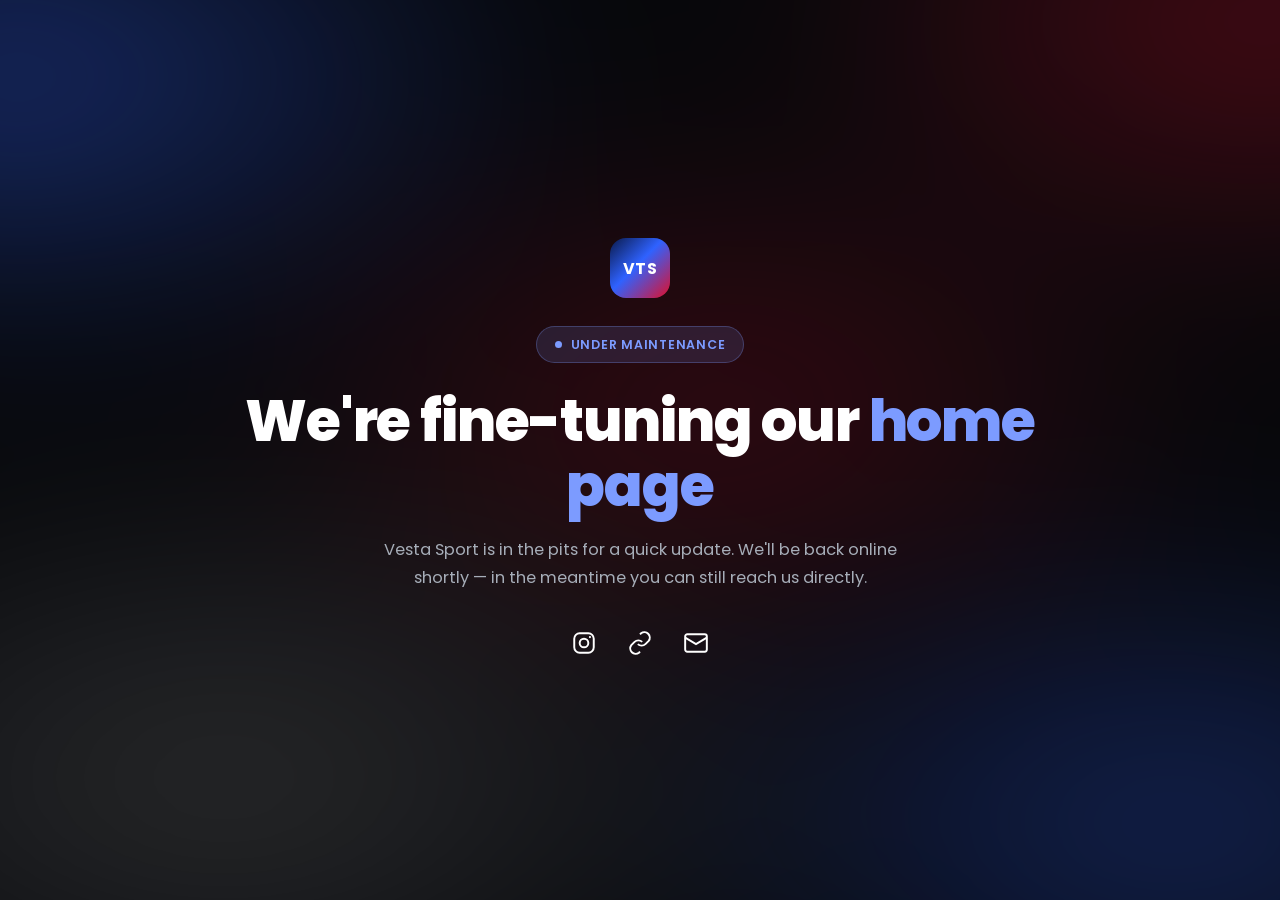
<file: index.html>
<!doctype html>
<html lang="en">
<head>
<meta charset="utf-8">
<meta name="viewport" content="width=device-width, initial-scale=1">
<title>Site under maintenance • Vesta Sport</title>
<meta name="robots" content="noindex">
<meta name="description" content="Vesta Sport ASD — our home page is currently being updated. We'll be back online shortly.">
<meta property="og:title" content="Site under maintenance • Vesta Sport">
<meta property="og:description" content="Vesta Sport ASD — our home page is currently being updated. We'll be back online shortly.">
<meta property="og:type" content="website">
<link rel="preconnect" href="https://fonts.googleapis.com">
<link rel="preconnect" href="https://fonts.gstatic.com" crossorigin>
<link href="https://fonts.googleapis.com/css2?family=Poppins:wght@400;500;600;700;800&display=swap" rel="stylesheet">
<link rel="stylesheet" href="assets/style.css">
<link rel="icon" href="data:image/svg+xml,%3Csvg xmlns='http://www.w3.org/2000/svg' viewBox='0 0 64 64'%3E%3Cdefs%3E%3ClinearGradient id='g' x1='0' y1='0' x2='1' y2='1'%3E%3Cstop offset='0' stop-color='%230a1a4a'/%3E%3Cstop offset='.5' stop-color='%232f62ff'/%3E%3Cstop offset='1' stop-color='%23e0102b'/%3E%3C/linearGradient%3E%3C/defs%3E%3Crect width='64' height='64' rx='8' fill='url(%23g)'/%3E%3Cpath d='M16 20h8l8 18 8-18h8L34 48h-4z' fill='white'/%3E%3C/svg%3E">
<!-- TEMPORARY MAINTENANCE PAGE — restore index-backup.html to bring the real home page back -->
<style>
  .maint{min-height:100vh;display:grid;place-items:center;text-align:center;padding:60px 26px}
  .maint .tile{
    width:60px;height:60px;border-radius:16px;margin:0 auto 28px;
    background:linear-gradient(135deg,#0a1a4a,#2f62ff 45%,#e0102b);
    display:grid;place-items:center;font-family:var(--font-display);font-weight:700;font-size:1rem;letter-spacing:.02em;
  }
  .maint .kicker{
    display:inline-flex;align-items:center;gap:9px;background:rgba(124,155,255,.14);border:1px solid rgba(124,155,255,.28);
    color:var(--accent-bright);padding:7px 18px;border-radius:var(--radius-pill);font-size:.78rem;font-weight:600;
    letter-spacing:.06em;text-transform:uppercase;margin-bottom:26px;
  }
  .maint .dot{width:7px;height:7px;flex:0 0 auto;border-radius:50%;background:var(--accent-bright);animation:maintPulse 1.6s ease-in-out infinite}
  @keyframes maintPulse{0%,100%{opacity:1}50%{opacity:.3}}
  .maint h1{font-size:clamp(2.2rem,5.5vw,3.6rem);font-weight:800;letter-spacing:-.02em;max-width:820px;margin:0 auto 18px}
  .maint h1 .acc{color:var(--accent-bright)}
  .maint p{max-width:560px;margin:0 auto 32px;color:var(--grey);font-size:1.02rem}
  .maint .socials{justify-content:center}
</style>
</head>
<body>
<div class="speed-veil" aria-hidden="true"><span></span><span></span><span></span></div>
<main class="maint">
  <div>
    <span class="tile">VTS</span>
    <div class="kicker"><span class="dot"></span>Under maintenance</div>
    <h1>We're fine-tuning our <span class="acc">home page</span></h1>
    <p>Vesta Sport is in the pits for a quick update. We'll be back online shortly &mdash; in the meantime you can still reach us directly.</p>
    <div class="socials">
      <a href="https://www.instagram.com/vestasport.it/" target="_blank" rel="noopener" aria-label="Instagram"><svg viewBox="0 0 24 24" fill="none" stroke="currentColor" stroke-width="1.8"><rect x="3" y="3" width="18" height="18" rx="5"/><circle cx="12" cy="12" r="4"/><circle cx="17.5" cy="6.5" r="1" fill="currentColor" stroke="none"/></svg></a>
      <a href="https://linktr.ee/vestasport" target="_blank" rel="noopener" aria-label="All our links"><svg viewBox="0 0 24 24" fill="none" stroke="currentColor" stroke-width="1.8"><path d="M10 13a5 5 0 0 0 7 0l3-3a5 5 0 0 0-7-7l-1 1"/><path d="M14 11a5 5 0 0 0-7 0l-3 3a5 5 0 0 0 7 7l1-1"/></svg></a>
      <a href="mailto:info@vestasport.it" aria-label="Email"><svg viewBox="0 0 24 24" fill="none" stroke="currentColor" stroke-width="1.8"><rect x="2" y="4" width="20" height="16" rx="2"/><path d="m2 7 10 6 10-6"/></svg></a>
    </div>
  </div>
</main>
<script src="assets/app.js"></script>
</body>
</html>
</file>
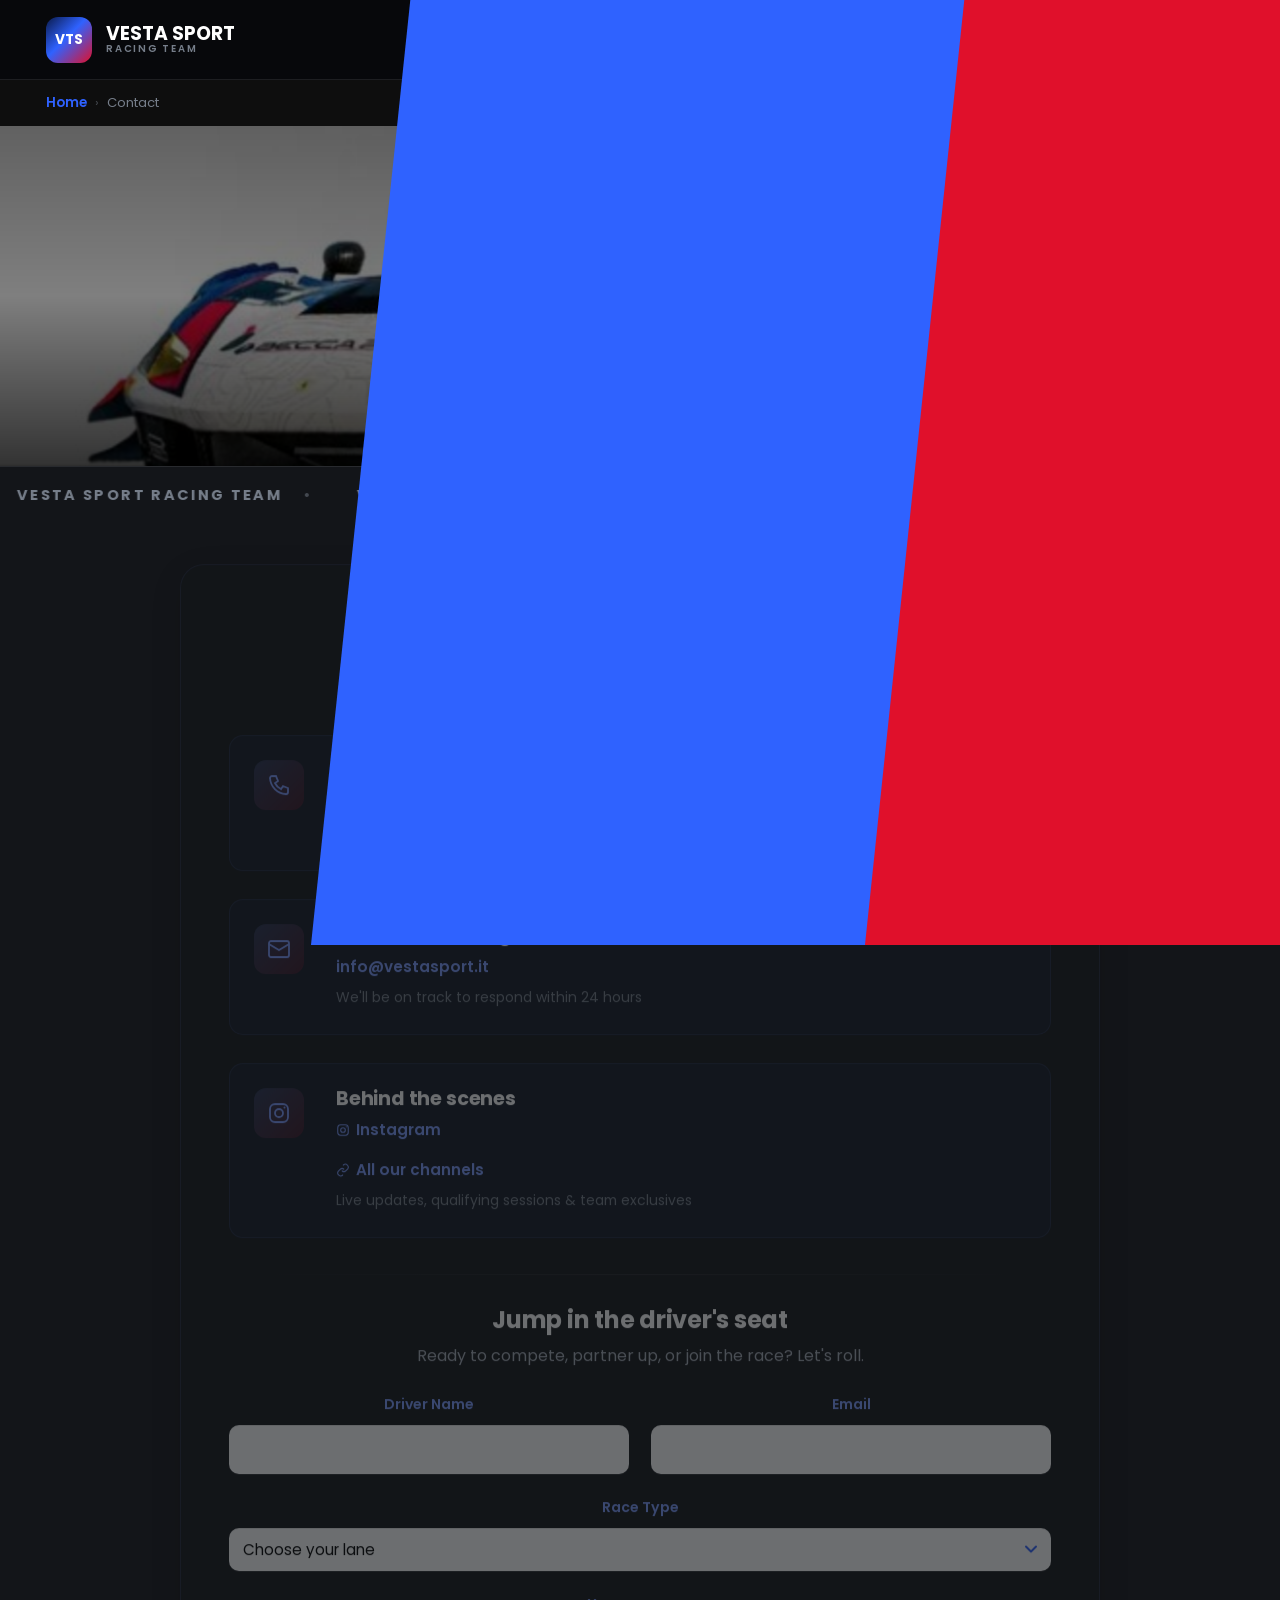
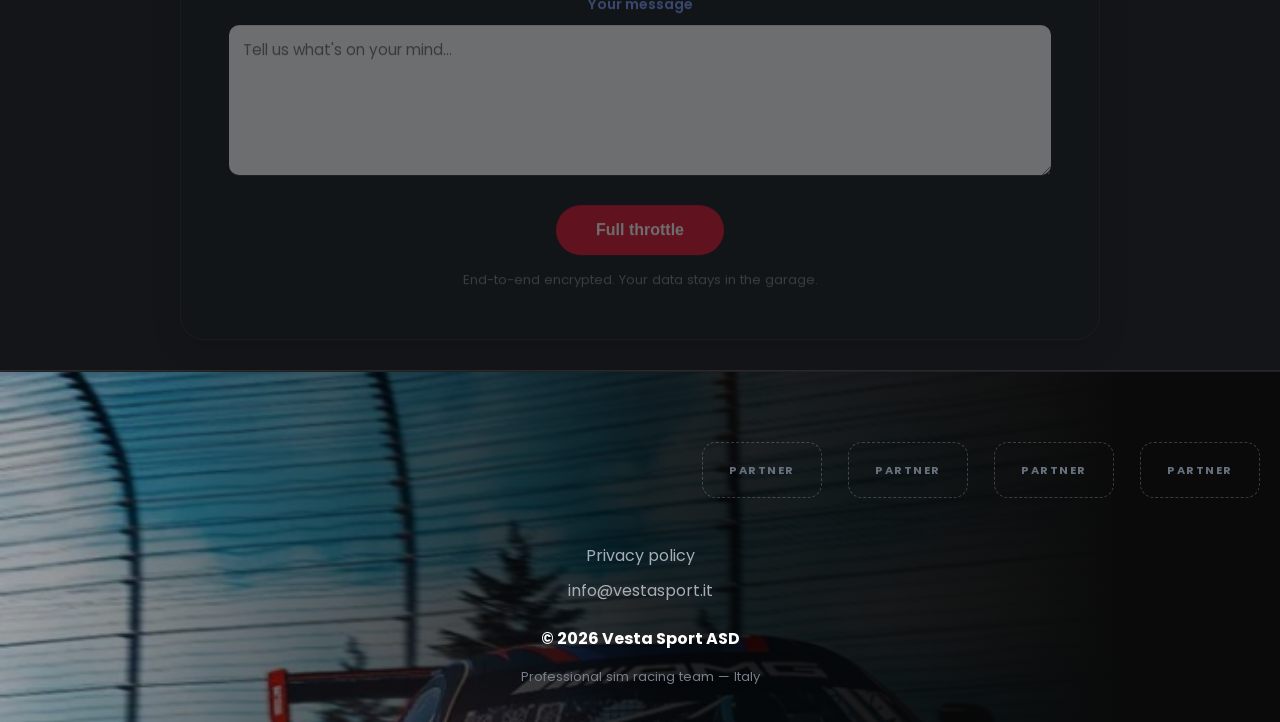
<file: apply.html>
<!doctype html>
<html lang="en">
<head>
<meta charset="utf-8">
<meta name="viewport" content="width=device-width, initial-scale=1">
<meta http-equiv="refresh" content="0; url=contact.html">
<title>Driver Application » Vesta Sport</title>
<meta name="description" content="Apply to race for Vesta Sport as a driver, engineer or spotter.">
<meta property="og:title" content="Driver Application » Vesta Sport">
<meta property="og:description" content="Apply to race for Vesta Sport as a driver, engineer or spotter.">
<meta property="og:type" content="website">
<link rel="preconnect" href="https://fonts.googleapis.com">
<link rel="preconnect" href="https://fonts.gstatic.com" crossorigin>
<link href="https://fonts.googleapis.com/css2?family=Poppins:wght@400;500;600;700;800&display=swap" rel="stylesheet">
<link rel="stylesheet" href="assets/style.css">
<link rel="icon" href="data:image/svg+xml,%3Csvg xmlns='http://www.w3.org/2000/svg' viewBox='0 0 64 64'%3E%3Cdefs%3E%3ClinearGradient id='g' x1='0' y1='0' x2='1' y2='1'%3E%3Cstop offset='0' stop-color='%230a1a4a'/%3E%3Cstop offset='.5' stop-color='%232f62ff'/%3E%3Cstop offset='1' stop-color='%23e0102b'/%3E%3C/linearGradient%3E%3C/defs%3E%3Crect width='64' height='64' rx='8' fill='url(%23g)'/%3E%3Cpath d='M16 20h8l8 18 8-18h8L34 48h-4z' fill='white'/%3E%3C/svg%3E">
</head>
<body>
<a class="skip" href="#main">Skip to content</a>
<div class="speed-veil" aria-hidden="true"><span></span><span></span><span></span></div>

<button class="drawer-btn" id="drawerBtn" aria-label="Open navigation menu" aria-expanded="false" aria-controls="drawer">
  <i></i><i></i><i></i>
</button>
<div class="scrim" id="scrim"></div>
<nav class="drawer" id="drawer" aria-label="Main">
  <div class="lbl">Menu</div>
  <a href="index.html">Home</a>
    <a href="team.html">iRacing Team</a>
    <a href="partners.html">Partners</a>
</nav>

<div class="topbar">
  <div class="wrap">
    <a class="logo" href="index.html">
      <span class="tile">VTS</span>
      <span class="name">VESTA SPORT<small>RACING TEAM</small></span>
    </a>
    <nav class="mainnav" aria-label="Primary">
        <a href="team.html">iRacing Team</a>
        <a href="partners.html">Partners</a></nav>
    <div class="cta-dropdown" id="ctaDropdown">
      <button class="cta-dropdown-btn" id="ctaBtn" type="button" aria-haspopup="true" aria-expanded="false" aria-controls="ctaMenu" aria-label="Get in touch">
        <svg viewBox="0 0 20 20" fill="none" aria-hidden="true"><path d="M3 5h14v10H3z" stroke="currentColor" stroke-width="1.6" stroke-linejoin="round"/><path d="M3 5.5l7 5.5 7-5.5" stroke="currentColor" stroke-width="1.6" stroke-linecap="round" stroke-linejoin="round"/></svg>
        <span class="cta-label">Get in touch</span>
        <svg class="chev" viewBox="0 0 20 20" fill="none" aria-hidden="true"><path d="M5 7.5l5 5 5-5" stroke="currentColor" stroke-width="1.8" stroke-linecap="round" stroke-linejoin="round"/></svg>
      </button>
      <div class="cta-menu" id="ctaMenu" role="menu" aria-label="Contact options">
        <a href="contact.html" role="menuitem"><span class="cta-title">Contact Us</span><span class="cta-sub">Get in touch with the team</span></a>
      </div>
    </div>
  </div>
</div>
<main id="main">
<div class="crumbs">
  <div class="wrap"><a href="index.html">Home</a><span class="sep">&rsaquo;</span><span>Driver Application</span></div>
</div>

<section class="hero page">
  <!-- HERO IMAGE - swap assets/img/apply-hero.jpg for your own photo -->
  <div class="hero-media"><img src="assets/img/apply-hero.jpg" alt=""></div>
  <div class="hero-inner">
    <div class="kicker">Driver application</div><h1>Apply as a team member</h1>
  </div>
</section>

<div class="ticker" aria-hidden="true"><div class="ticker-track">
  <span>Vesta Sport Racing Team</span><span>Vesta Sport Racing Team</span><span>Vesta Sport Racing Team</span><span>Vesta Sport Racing Team</span>
  <span>Vesta Sport Racing Team</span><span>Vesta Sport Racing Team</span><span>Vesta Sport Racing Team</span><span>Vesta Sport Racing Team</span>
  <span>Vesta Sport Racing Team</span><span>Vesta Sport Racing Team</span><span>Vesta Sport Racing Team</span><span>Vesta Sport Racing Team</span>
  <span>Vesta Sport Racing Team</span><span>Vesta Sport Racing Team</span><span>Vesta Sport Racing Team</span><span>Vesta Sport Racing Team</span
</div></div>

<section class="sec">
  <div class="wrap form">
    <p class="rv" style="text-align:center;color:var(--grey);margin-bottom:40px">Do you want to join our collective of (sim)racing fanatics? Fill in the form below and get in touch with us.</p>

    <!-- OPTIONAL NOTICE - delete this block when not needed -->
    <div class="notice rv">
      <b>Applications are open</b>
      We review every application. Depending on the racing calendar it can take us a couple of days to get back to you &mdash; thanks for your patience.
    </div>

    <form class="rv" data-demo>
      <div class="frow">
        <div class="field"><label for="f-name">Name</label><input id="f-name" name="name" required></div>
        <div class="field"><label for="f-mail">Email</label><input id="f-mail" name="email" type="email" required></div>
      </div>
      <div class="frow">
        <div class="field"><label for="f-dis">Discord username</label><input id="f-dis" name="discord"></div>
        <div class="field"><label for="f-age">Age</label><input id="f-age" name="age" type="number" min="14" max="99"></div>
      </div>
      <div class="frow">
        <div class="field"><label for="f-id">iRacing ID</label><input id="f-id" name="iracing_id"></div>
        <div class="field"><label for="f-ir">Your current iRating</label><input id="f-ir" name="irating"></div>
      </div>
      <div class="field"><label for="f-shot">Screenshot of your iRating stats</label><input id="f-shot" name="screenshot" type="file" accept="image/*"></div>
      <div class="field"><label for="f-hear">Where did you hear about us?</label><input id="f-hear" name="source"></div>
      <div class="field"><label for="f-exp">What is your overall experience in sim racing?</label><textarea id="f-exp" name="experience"></textarea></div>
      <div class="field"><label for="f-league">What is your experience in league racing (IVRA, 24H Series, IMSA Esports, VCO, ACI ESport or similar)?</label><textarea id="f-league" name="leagues"></textarea></div>
      <div class="field"><label for="f-teams">Have you been part of a sim racing team before? If yes, which one(s) and in what role?</label><textarea id="f-teams" name="teams"></textarea></div>
      <div class="field"><label for="f-goals">What are your personal goals in sim racing?</label><textarea id="f-goals" name="goals"></textarea></div>
      <div class="field"><label for="f-why">Why do you specifically want to join Vesta Sport?</label><textarea id="f-why" name="why"></textarea></div>
      <div class="field"><label for="f-bring">What do you bring to a team besides pace?</label><textarea id="f-bring" name="bring"></textarea></div>
      <div class="field"><label for="f-class">Which car class do you see yourself focusing on? GTP, LMP2, GT3, GT4, TCR, Cup cars, formula&hellip;</label><input id="f-class" name="car_class"></div>
      <div class="frow">
        <div class="field"><label for="f-country">Where do you live (country)?</label><input id="f-country" name="country"></div>
        <div class="field"><label for="f-lang">What languages do you speak, and at what level?</label><input id="f-lang" name="languages"></div>
      </div>
      <div class="field"><label for="f-about">Tell us a bit about yourself, inside and outside sim racing</label><textarea id="f-about" name="about"></textarea></div>
      <button class="submit" type="submit">Send in application</button>
      <div class="form-note">Your application will be sent securely.</div>
    </form>
  </div>
</section>
</main>
<footer>
  <div class="foot-media"><img src="assets/img/footer.jpg" alt="" loading="lazy"></div>
  <div class="wrap foot-inner">
    <!-- PARTNER LOGOS - replace each .fslot with <img src="assets/img/partner-x.png" alt="..."> -->
    <div class="foot-partners">
      <div class="fslot">PARTNER</div>
      <div class="fslot">PARTNER</div>
      <div class="fslot">PARTNER</div>
      <div class="fslot">PARTNER</div>
    </div>
    <div class="foot-links">
      <a href="privacy-policy.html">Privacy policy</a>
      <a href="mailto:info@vestasport.it">info@vestasport.it</a>
      <div class="cr">&copy; <span data-year></span> Vesta Sport ASD</div>
      <div class="made">Professional sim racing team &mdash; Italy</div>
    </div>
  </div>
</footer>
<script src="assets/app.js"></script>
</body>
</html>
</file>
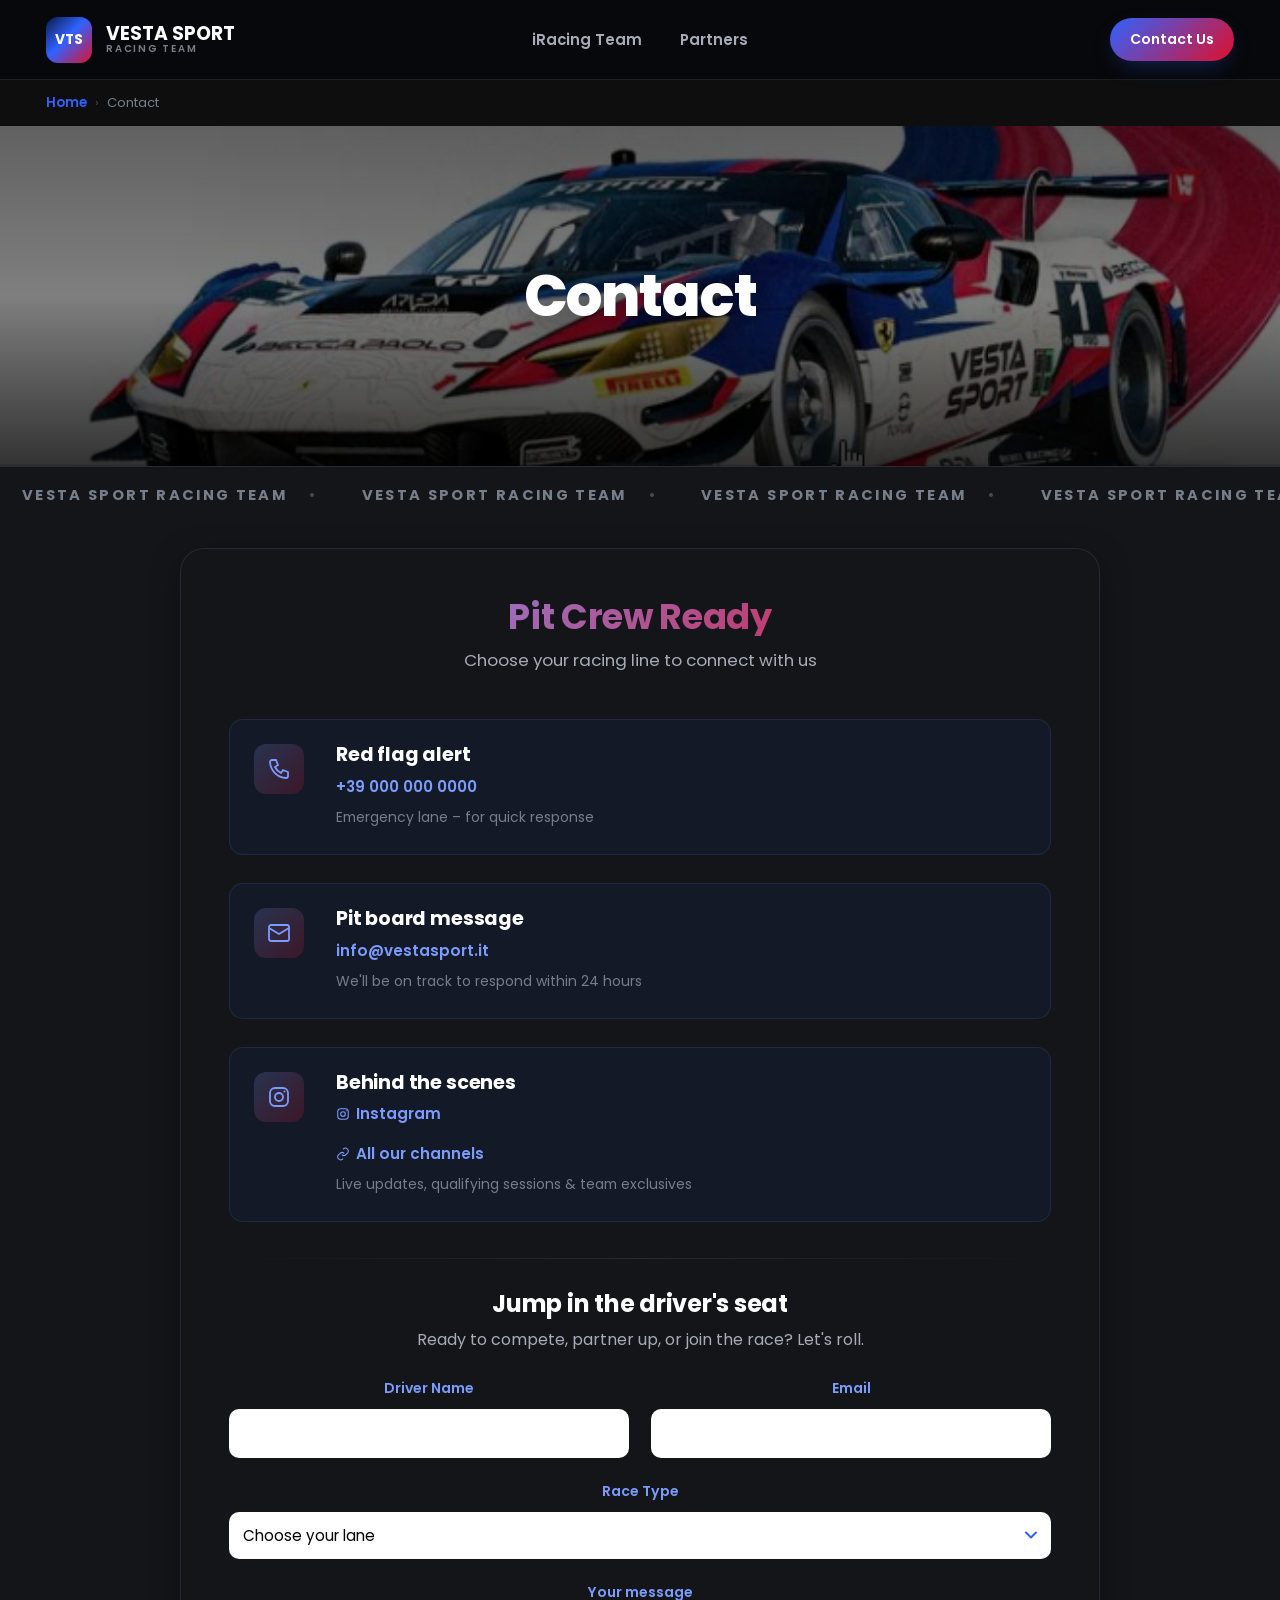
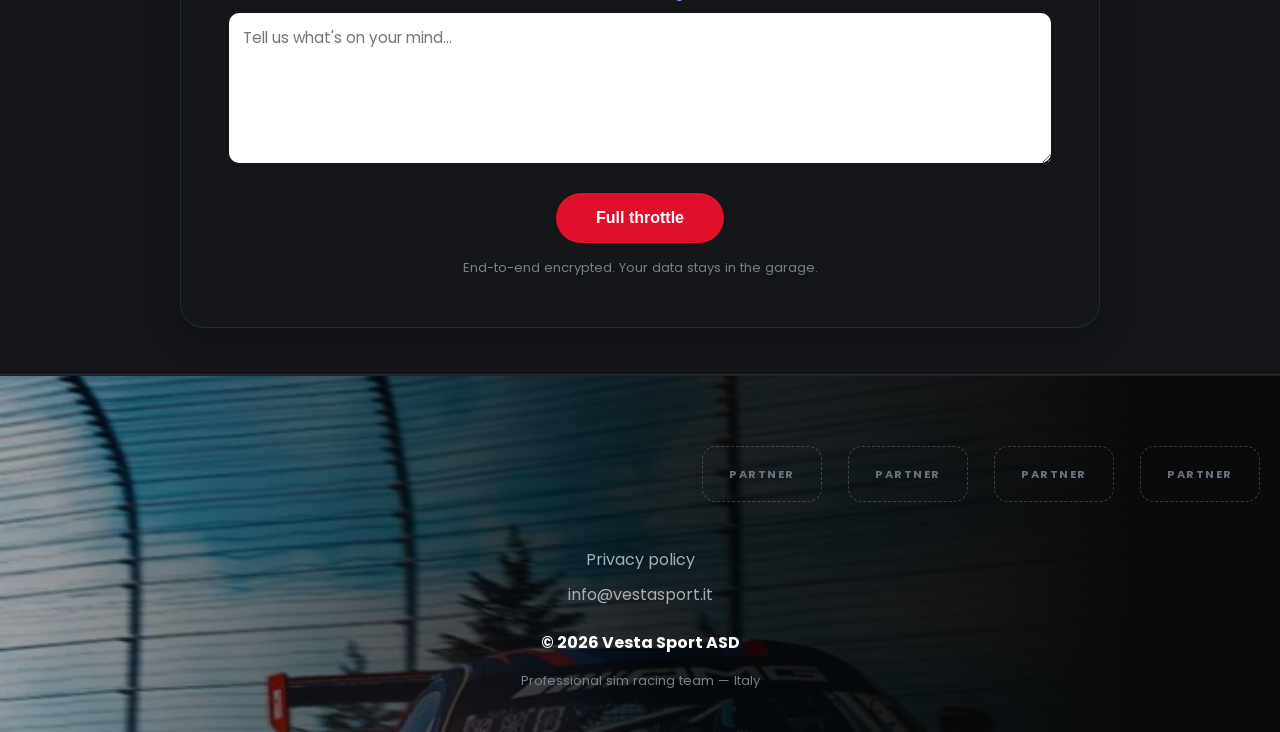
<file: contact.html>
<!doctype html>
<html lang="en">
<head>
<meta charset="utf-8">
<meta name="viewport" content="width=device-width, initial-scale=1">
<title>Contact » Vesta Sport</title>
<meta name="description" content="Reach Vesta Sport ASD for partnerships, driver applications and media requests.">
<meta property="og:title" content="Contact » Vesta Sport">
<meta property="og:description" content="Reach Vesta Sport ASD for partnerships, driver applications and media requests.">
<meta property="og:type" content="website">
<link rel="preconnect" href="https://fonts.googleapis.com">
<link rel="preconnect" href="https://fonts.gstatic.com" crossorigin>
<link href="https://fonts.googleapis.com/css2?family=Poppins:wght@400;500;600;700;800&display=swap" rel="stylesheet">
<link rel="stylesheet" href="assets/style.css">
<link rel="icon" href="data:image/svg+xml,%3Csvg xmlns='http://www.w3.org/2000/svg' viewBox='0 0 64 64'%3E%3Cdefs%3E%3ClinearGradient id='g' x1='0' y1='0' x2='1' y2='1'%3E%3Cstop offset='0' stop-color='%230a1a4a'/%3E%3Cstop offset='.5' stop-color='%232f62ff'/%3E%3Cstop offset='1' stop-color='%23e0102b'/%3E%3C/linearGradient%3E%3C/defs%3E%3Crect width='64' height='64' rx='8' fill='url(%23g)'/%3E%3Cpath d='M16 20h8l8 18 8-18h8L34 48h-4z' fill='white'/%3E%3C/svg%3E">
</head>
<body>
<a class="skip" href="#main">Skip to content</a>
<div class="speed-veil" aria-hidden="true"><span></span><span></span><span></span></div>

<button class="drawer-btn" id="drawerBtn" aria-label="Open navigation menu" aria-expanded="false" aria-controls="drawer">
  <i></i><i></i><i></i>
</button>
<div class="scrim" id="scrim"></div>
<nav class="drawer" id="drawer" aria-label="Main">
  <div class="lbl">Menu</div>
  <a href="index.html">Home</a>
    <a href="team.html">iRacing Team</a>
    <a href="partners.html">Partners</a>
</nav>

<div class="topbar">
  <div class="wrap">
    <a class="logo" href="index.html">
      <span class="tile">VTS</span>
      <span class="name">VESTA SPORT<small>RACING TEAM</small></span>
    </a>
    <nav class="mainnav" aria-label="Primary">
        <a href="team.html">iRacing Team</a>
        <a href="partners.html">Partners</a></nav>
    <div class="cta-btn-wrapper">
      <a href="contact.html" class="cta-btn">Contact Us</a>
    </div>
  </div>
</div>
<main id="main">
<div class="crumbs">
  <div class="wrap"><a href="index.html">Home</a><span class="sep">&rsaquo;</span><span>Contact</span></div>
</div>

<section class="hero page">
  <!-- HERO IMAGE - swap assets/img/contact-hero.jpg for your own photo -->
  <div class="hero-media"><img src="assets/img/contact-hero.jpg" alt=""></div>
  <div class="hero-inner">
    <h1>Contact</h1>
  </div>
</section>

<div class="ticker" aria-hidden="true"><div class="ticker-track">
  <span>Vesta Sport Racing Team</span><span>Vesta Sport Racing Team</span><span>Vesta Sport Racing Team</span><span>Vesta Sport Racing Team</span>
  <span>Vesta Sport Racing Team</span><span>Vesta Sport Racing Team</span><span>Vesta Sport Racing Team</span><span>Vesta Sport Racing Team</span>
  <span>Vesta Sport Racing Team</span><span>Vesta Sport Racing Team</span><span>Vesta Sport Racing Team</span><span>Vesta Sport Racing Team</span>
  <span>Vesta Sport Racing Team</span><span>Vesta Sport Racing Team</span><span>Vesta Sport Racing Team</span><span>Vesta Sport Racing Team</span
</div></div>

<section class="sec" style="padding-top:40px">
  <div class="wrap">
    <div class="contact-card rv">
      <div class="contact-card-header">
        <h2>Pit Crew Ready</h2>
        <p>Choose your racing line to connect with us</p>
      </div>
      
      <div class="contact-methods">
        <div class="contact-item">
          <div class="contact-icon">
            <svg viewBox="0 0 24 24" fill="none" stroke="currentColor" stroke-width="1.8"><path d="M5 3h4l2 5-3 2a13 13 0 0 0 6 6l2-3 5 2v4a2 2 0 0 1-2 2A17 17 0 0 1 3 5a2 2 0 0 1 2-2z"/></svg>
          </div>
          <div class="contact-content">
            <h3>Red flag alert</h3>
            <a href="tel:+39000000000" class="contact-link">+39 000 000 0000</a>
            <p class="contact-meta">Emergency lane – for quick response</p>
          </div>
        </div>
        
        <div class="contact-item">
          <div class="contact-icon">
            <svg viewBox="0 0 24 24" fill="none" stroke="currentColor" stroke-width="1.8"><rect x="2" y="4" width="20" height="16" rx="2"/><path d="m2 7 10 6 10-6"/></svg>
          </div>
          <div class="contact-content">
            <h3>Pit board message</h3>
            <a href="mailto:info@vestasport.it" class="contact-link">info@vestasport.it</a>
            <p class="contact-meta">We'll be on track to respond within 24 hours</p>
          </div>
        </div>
        
        <div class="contact-item">
          <div class="contact-icon">
            <svg viewBox="0 0 24 24" fill="none" stroke="currentColor" stroke-width="1.8"><rect x="3" y="3" width="18" height="18" rx="5"/><circle cx="12" cy="12" r="4"/><circle cx="17.5" cy="6.5" r="1" fill="currentColor" stroke="none"/></svg>
          </div>
          <div class="contact-content">
            <h3>Behind the scenes</h3>
            <div class="contact-links-group">
              <a href="https://www.instagram.com/vestasport.it/" target="_blank" rel="noopener" class="contact-link">
                <svg viewBox="0 0 24 24" fill="none" stroke="currentColor" stroke-width="1.8"><rect x="3" y="3" width="18" height="18" rx="5"/><circle cx="12" cy="12" r="4"/><circle cx="17.5" cy="6.5" r="1" fill="currentColor" stroke="none"/></svg>
                Instagram
              </a>
              <a href="https://linktr.ee/vestasport" target="_blank" rel="noopener" class="contact-link">
                <svg viewBox="0 0 24 24" fill="none" stroke="currentColor" stroke-width="1.8"><path d="M10 13a5 5 0 0 0 7 0l3-3a5 5 0 0 0-7-7l-1 1"/><path d="M14 11a5 5 0 0 0-7 0l-3 3a5 5 0 0 0 7 7l1-1"/></svg>
                All our channels
              </a>
            </div>
            <p class="contact-meta">Live updates, qualifying sessions & team exclusives</p>
          </div>
        </div>
      </div>
      
      <div class="contact-divider"></div>
      
      <div class="contact-form-section">
        <h3>Jump in the driver's seat</h3>
        <p>Ready to compete, partner up, or join the race? Let's roll.</p>
        <form class="contact-form" data-demo>
          <div class="frow">
            <div class="field"><label for="c-name">Driver Name</label><input id="c-name" name="name" required></div>
            <div class="field"><label for="c-mail">Email</label><input id="c-mail" name="email" type="email" required></div>
          </div>
          <div class="field"><label for="c-type">Race Type</label><select id="c-type" name="inquiry_type" required>
            <option value="">Choose your lane</option>
            <option value="partnership">Sponsorship & Partnerships</option>
            <option value="driver">Driver Application</option>
            <option value="media">Media & Broadcasting</option>
            <option value="general">General Inquiry</option>
          </select></div>
          <div class="field"><label for="c-msg">Your message</label><textarea id="c-msg" name="message" style="min-height:150px" placeholder="Tell us what's on your mind..." required></textarea></div>
          <button class="submit" type="submit">Full throttle</button>
          <div class="form-note">End-to-end encrypted. Your data stays in the garage.</div>
        </form>
      </div>
    </div>
  </div>
</section>
</main>
<footer>
  <div class="foot-media"><img src="assets/img/footer.jpg" alt="" loading="lazy"></div>
  <div class="wrap foot-inner">
    <!-- PARTNER LOGOS - replace each .fslot with <img src="assets/img/partner-x.png" alt="..."> -->
    <div class="foot-partners">
      <div class="fslot">PARTNER</div>
      <div class="fslot">PARTNER</div>
      <div class="fslot">PARTNER</div>
      <div class="fslot">PARTNER</div>
    </div>
    <div class="foot-links">
      <a href="privacy-policy.html">Privacy policy</a>
      <a href="mailto:info@vestasport.it">info@vestasport.it</a>
      <div class="cr">&copy; <span data-year></span> Vesta Sport ASD</div>
      <div class="made">Professional sim racing team &mdash; Italy</div>
    </div>
  </div>
</footer>
<script src="assets/app.js"></script>
</body>
</html>
</file>
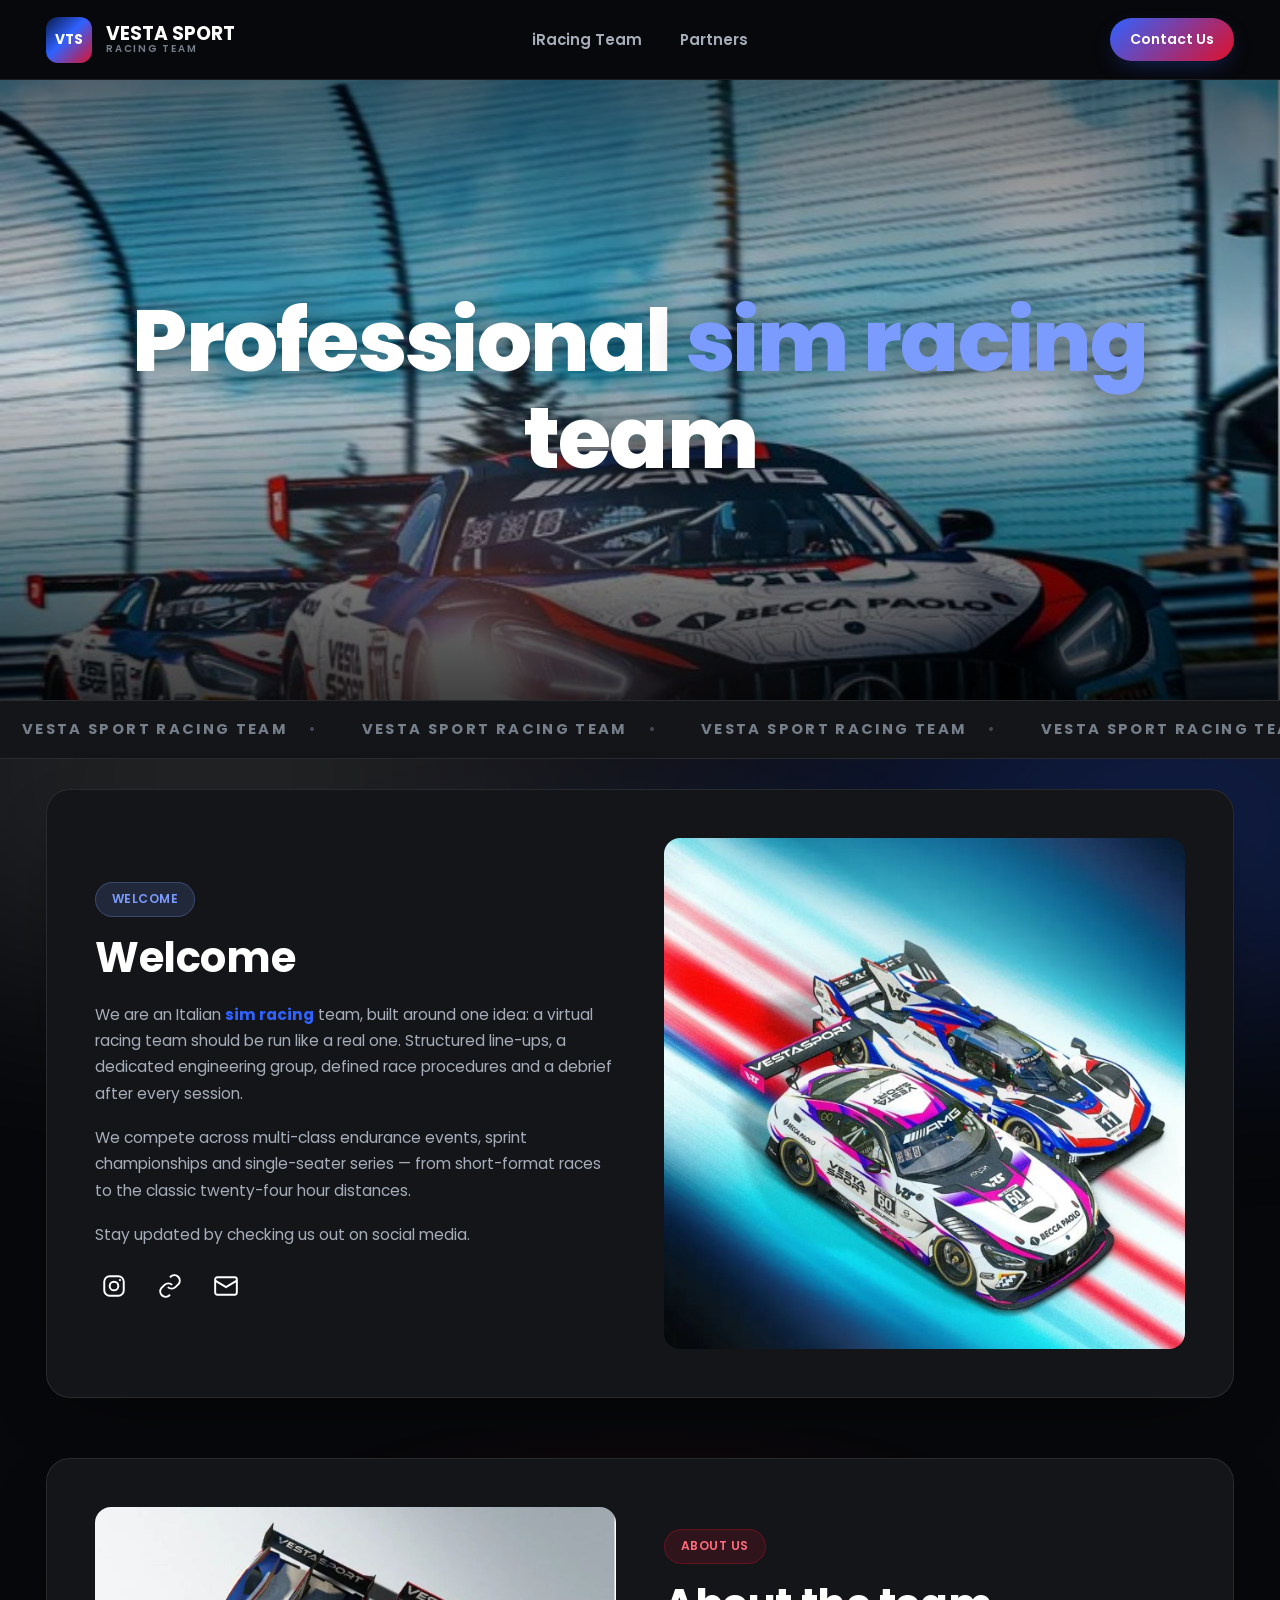
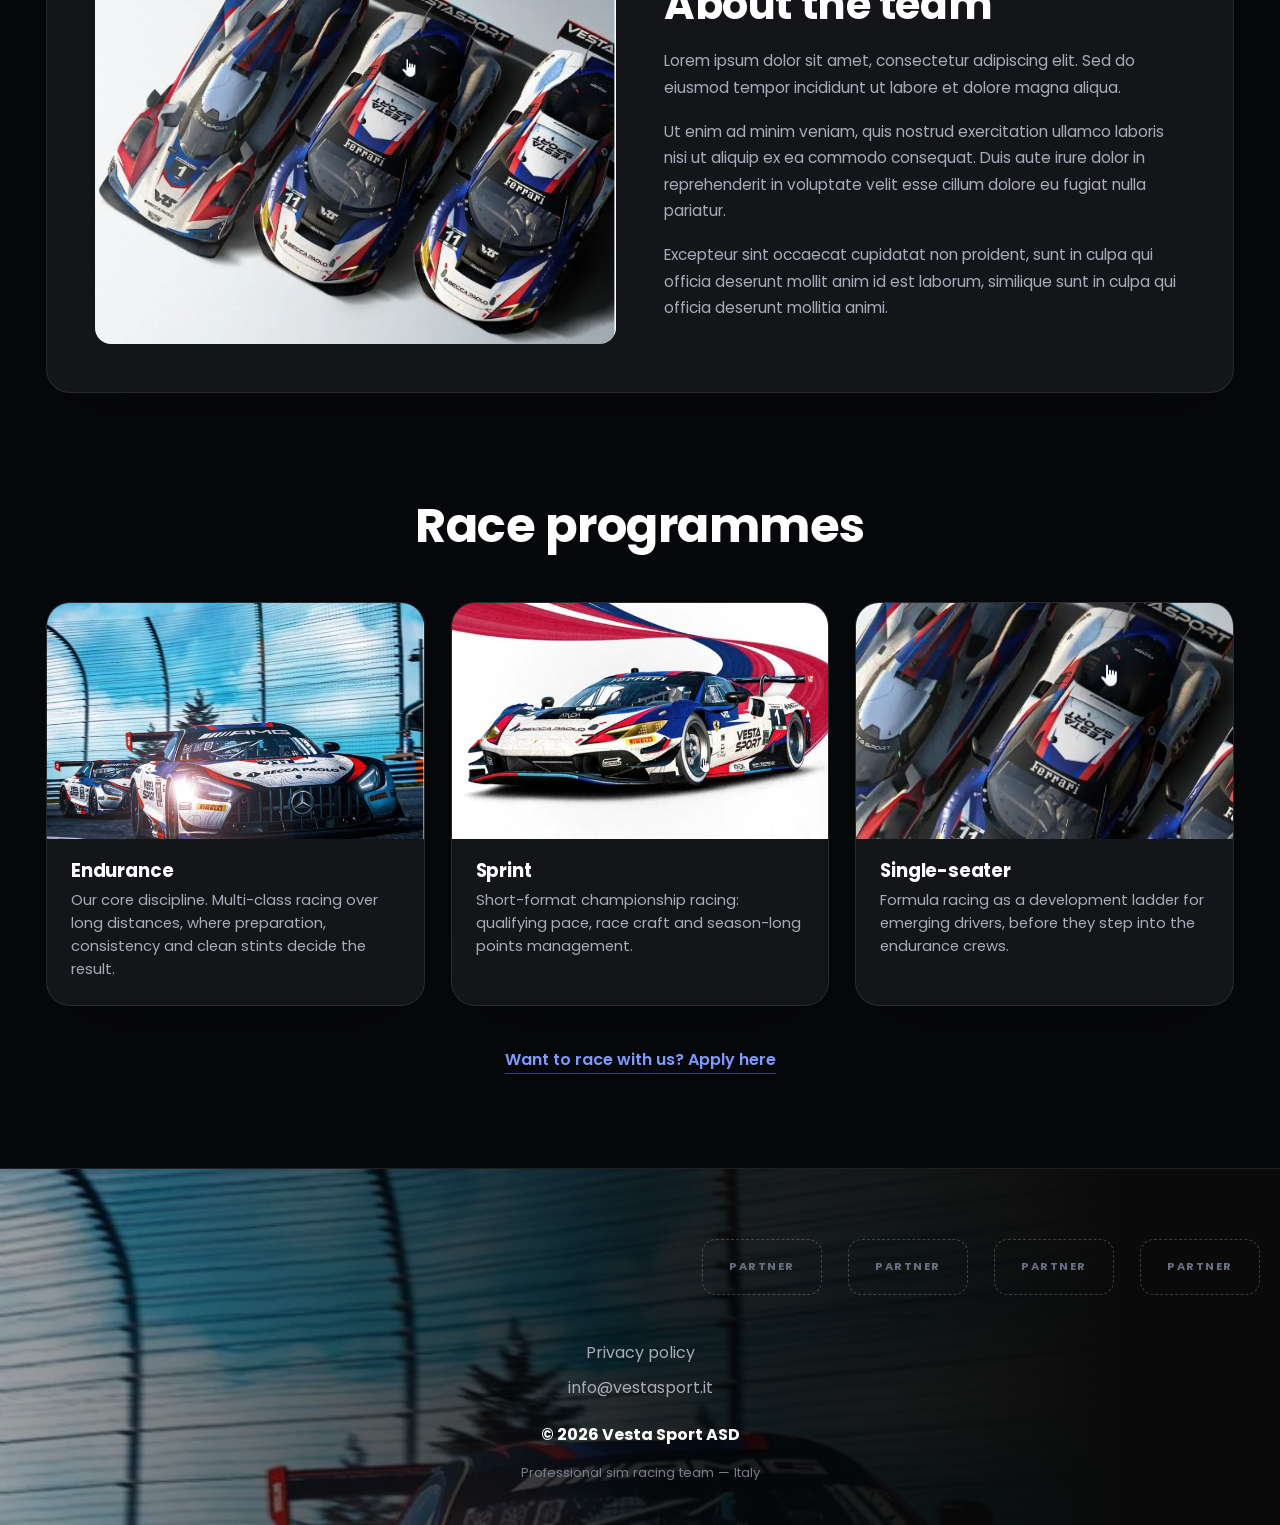
<file: index-backup.html>
<!doctype html>
<html lang="en">
<head>
<meta charset="utf-8">
<meta name="viewport" content="width=device-width, initial-scale=1">
<title>Vesta Sport • Professional sim racing team</title>
<meta name="description" content="Vesta Sport ASD is an Italian professional sim racing and esports team competing in endurance, sprint and single-seater championships.">
<meta property="og:title" content="Vesta Sport • Professional sim racing team">
<meta property="og:description" content="Vesta Sport ASD is an Italian professional sim racing and esports team competing in endurance, sprint and single-seater championships.">
<meta property="og:type" content="website">
<link rel="preconnect" href="https://fonts.googleapis.com">
<link rel="preconnect" href="https://fonts.gstatic.com" crossorigin>
<link href="https://fonts.googleapis.com/css2?family=Poppins:wght@400;500;600;700;800&display=swap" rel="stylesheet">
<link rel="stylesheet" href="assets/style.css">
<link rel="icon" href="data:image/svg+xml,%3Csvg xmlns='http://www.w3.org/2000/svg' viewBox='0 0 64 64'%3E%3Cdefs%3E%3ClinearGradient id='g' x1='0' y1='0' x2='1' y2='1'%3E%3Cstop offset='0' stop-color='%230a1a4a'/%3E%3Cstop offset='.5' stop-color='%232f62ff'/%3E%3Cstop offset='1' stop-color='%23e0102b'/%3E%3C/linearGradient%3E%3C/defs%3E%3Crect width='64' height='64' rx='8' fill='url(%23g)'/%3E%3Cpath d='M16 20h8l8 18 8-18h8L34 48h-4z' fill='white'/%3E%3C/svg%3E">
</head>
<body>
<a class="skip" href="#main">Skip to content</a>
<div class="speed-veil" aria-hidden="true"><span></span><span></span><span></span></div>

<button class="drawer-btn" id="drawerBtn" aria-label="Open navigation menu" aria-expanded="false" aria-controls="drawer">
  <i></i><i></i><i></i>
</button>
<div class="scrim" id="scrim"></div>
<nav class="drawer" id="drawer" aria-label="Main">
  <div class="lbl">Menu</div>
  <a href="index.html">Home</a>
    <a href="team.html">iRacing Team</a>
    <a href="partners.html">Partners</a>
</nav>

<div class="topbar">
  <div class="wrap">
    <a class="logo" href="index.html">
      <span class="tile">VTS</span>
      <span class="name">VESTA SPORT<small>RACING TEAM</small></span>
    </a>
    <nav class="mainnav" aria-label="Primary">
        <a href="team.html">iRacing Team</a>
        <a href="partners.html">Partners</a></nav>
    <div class="cta-btn-wrapper">
      <a href="contact.html" class="cta-btn">Contact Us</a>
    </div>
  </div>
</div>
<main id="main">
<section class="hero">
  <!-- HERO IMAGE - swap assets/img/hero.jpg for your own photo -->
  <div class="hero-media"><img src="assets/img/hero.jpg" alt=""></div>
  <div class="hero-inner">
    <h1>Professional <span class="acc">sim racing</span> team</h1>
  </div>
</section>

<div class="ticker" aria-hidden="true"><div class="ticker-track">
  <span>Vesta Sport Racing Team</span><span>Vesta Sport Racing Team</span><span>Vesta Sport Racing Team</span><span>Vesta Sport Racing Team</span>
  <span>Vesta Sport Racing Team</span><span>Vesta Sport Racing Team</span><span>Vesta Sport Racing Team</span><span>Vesta Sport Racing Team</span>
  <span>Vesta Sport Racing Team</span><span>Vesta Sport Racing Team</span><span>Vesta Sport Racing Team</span><span>Vesta Sport Racing Team</span>
  <span>Vesta Sport Racing Team</span><span>Vesta Sport Racing Team</span><span>Vesta Sport Racing Team</span><span>Vesta Sport Racing Team</span>
</div></div>

<div class="glow">
  <div class="wrap">
    <div class="card rv">
      <div>
        <span class="badge">WELCOME</span>
        <h2>Welcome</h2>
        <p class="lead">We are an Italian <strong class="acc">sim racing</strong> team, built around one idea: <span class="muted">a virtual racing team should be run like a real one.</span> Structured line-ups, a dedicated engineering group, defined race procedures and a debrief after every session.</p>
        <p>We compete across multi-class endurance events, sprint championships and single-seater series &mdash; from short-format races to the classic twenty-four hour distances.</p>
        <p>Stay updated by checking us out on social media.</p>
        <div class="socials">
          <a href="https://www.instagram.com/vestasport.it/" target="_blank" rel="noopener" aria-label="Instagram"><svg viewBox="0 0 24 24" fill="none" stroke="currentColor" stroke-width="1.8"><rect x="3" y="3" width="18" height="18" rx="5"/><circle cx="12" cy="12" r="4"/><circle cx="17.5" cy="6.5" r="1" fill="currentColor" stroke="none"/></svg></a>
          <a href="https://linktr.ee/vestasport" target="_blank" rel="noopener" aria-label="All our links"><svg viewBox="0 0 24 24" fill="none" stroke="currentColor" stroke-width="1.8"><path d="M10 13a5 5 0 0 0 7 0l3-3a5 5 0 0 0-7-7l-1 1"/><path d="M14 11a5 5 0 0 0-7 0l-3 3a5 5 0 0 0 7 7l1-1"/></svg></a>
          <a href="mailto:info@vestasport.it" aria-label="Email"><svg viewBox="0 0 24 24" fill="none" stroke="currentColor" stroke-width="1.8"><rect x="2" y="4" width="20" height="16" rx="2"/><path d="m2 7 10 6 10-6"/></svg></a>
        </div>
      </div>
      <div class="shot"><img src="assets/img/duo.jpg" alt="Two Vesta Sport GT3 liveries side by side" loading="lazy"></div>
    </div>
  </div>
</div>

<!-- ABOUT THE TEAM - placeholder copy, replace with the real team bio -->
<div class="glow red">
  <div class="wrap">
    <div class="card rev rv">
      <div>
        <span class="badge red">ABOUT US</span>
        <h2>About the team</h2>
        <p class="lead">Lorem ipsum dolor sit amet, consectetur adipiscing elit. Sed do eiusmod tempor incididunt ut labore et dolore magna aliqua.</p>
        <p>Ut enim ad minim veniam, quis nostrud exercitation ullamco laboris nisi ut aliquip ex ea commodo consequat. Duis aute irure dolor in reprehenderit in voluptate velit esse cillum dolore eu fugiat nulla pariatur.</p>
        <p>Excepteur sint occaecat cupidatat non proident, sunt in culpa qui officia deserunt mollit anim id est laborum, similique sunt in culpa qui officia deserunt mollitia animi.</p>
      </div>
      <div class="shot"><img src="assets/img/lineup.jpg" alt="Vesta Sport car lineup, top view" loading="lazy"></div>
    </div>
  </div>
</div>

<section class="sec tight">
  <div class="wrap">
    <h2 class="rv" style="text-align:center;font-size:clamp(2rem,4.4vw,3rem)">Race programmes</h2>
    <div class="disciplines">
      <div class="discipline rv">
        <div class="dshot"><img src="assets/img/endurance.jpg" alt="Vesta Sport GT3 on track during an endurance race" loading="lazy"></div>
        <h3>Endurance</h3>
        <p>Our core discipline. Multi-class racing over long distances, where preparation, consistency and clean stints decide the result.</p>
      </div>
      <div class="discipline rv">
        <div class="dshot"><img src="assets/img/sprint.jpg" alt="Vesta Sport hypercar livery, sprint programme" loading="lazy"></div>
        <h3>Sprint</h3>
        <p>Short-format championship racing: qualifying pace, race craft and season-long points management.</p>
      </div>
      <div class="discipline rv">
        <div class="dshot"><img src="assets/img/team-hero.jpg" alt="Vesta Sport line-up, single-seater programme" loading="lazy"></div>
        <h3>Single-seater</h3>
        <p>Formula racing as a development ladder for emerging drivers, before they step into the endurance crews.</p>
      </div>
    </div>
    <p style="text-align:center;margin-top:40px"><a class="inline" href="apply.html">Want to race with us? Apply here</a></p>
  </div>
</section>
</main>
<footer>
  <div class="foot-media"><img src="assets/img/footer.jpg" alt="" loading="lazy"></div>
  <div class="wrap foot-inner">
    <!-- PARTNER LOGOS - replace each .fslot with <img src="assets/img/partner-x.png" alt="..."> -->
    <div class="foot-partners">
      <div class="fslot">PARTNER</div>
      <div class="fslot">PARTNER</div>
      <div class="fslot">PARTNER</div>
      <div class="fslot">PARTNER</div>
    </div>
    <div class="foot-links">
      <a href="privacy-policy.html">Privacy policy</a>
      <a href="mailto:info@vestasport.it">info@vestasport.it</a>
      <div class="cr">&copy; <span data-year></span> Vesta Sport ASD</div>
      <div class="made">Professional sim racing team &mdash; Italy</div>
    </div>
  </div>
</footer>
<script src="assets/app.js"></script>
</body>
</html>
</file>
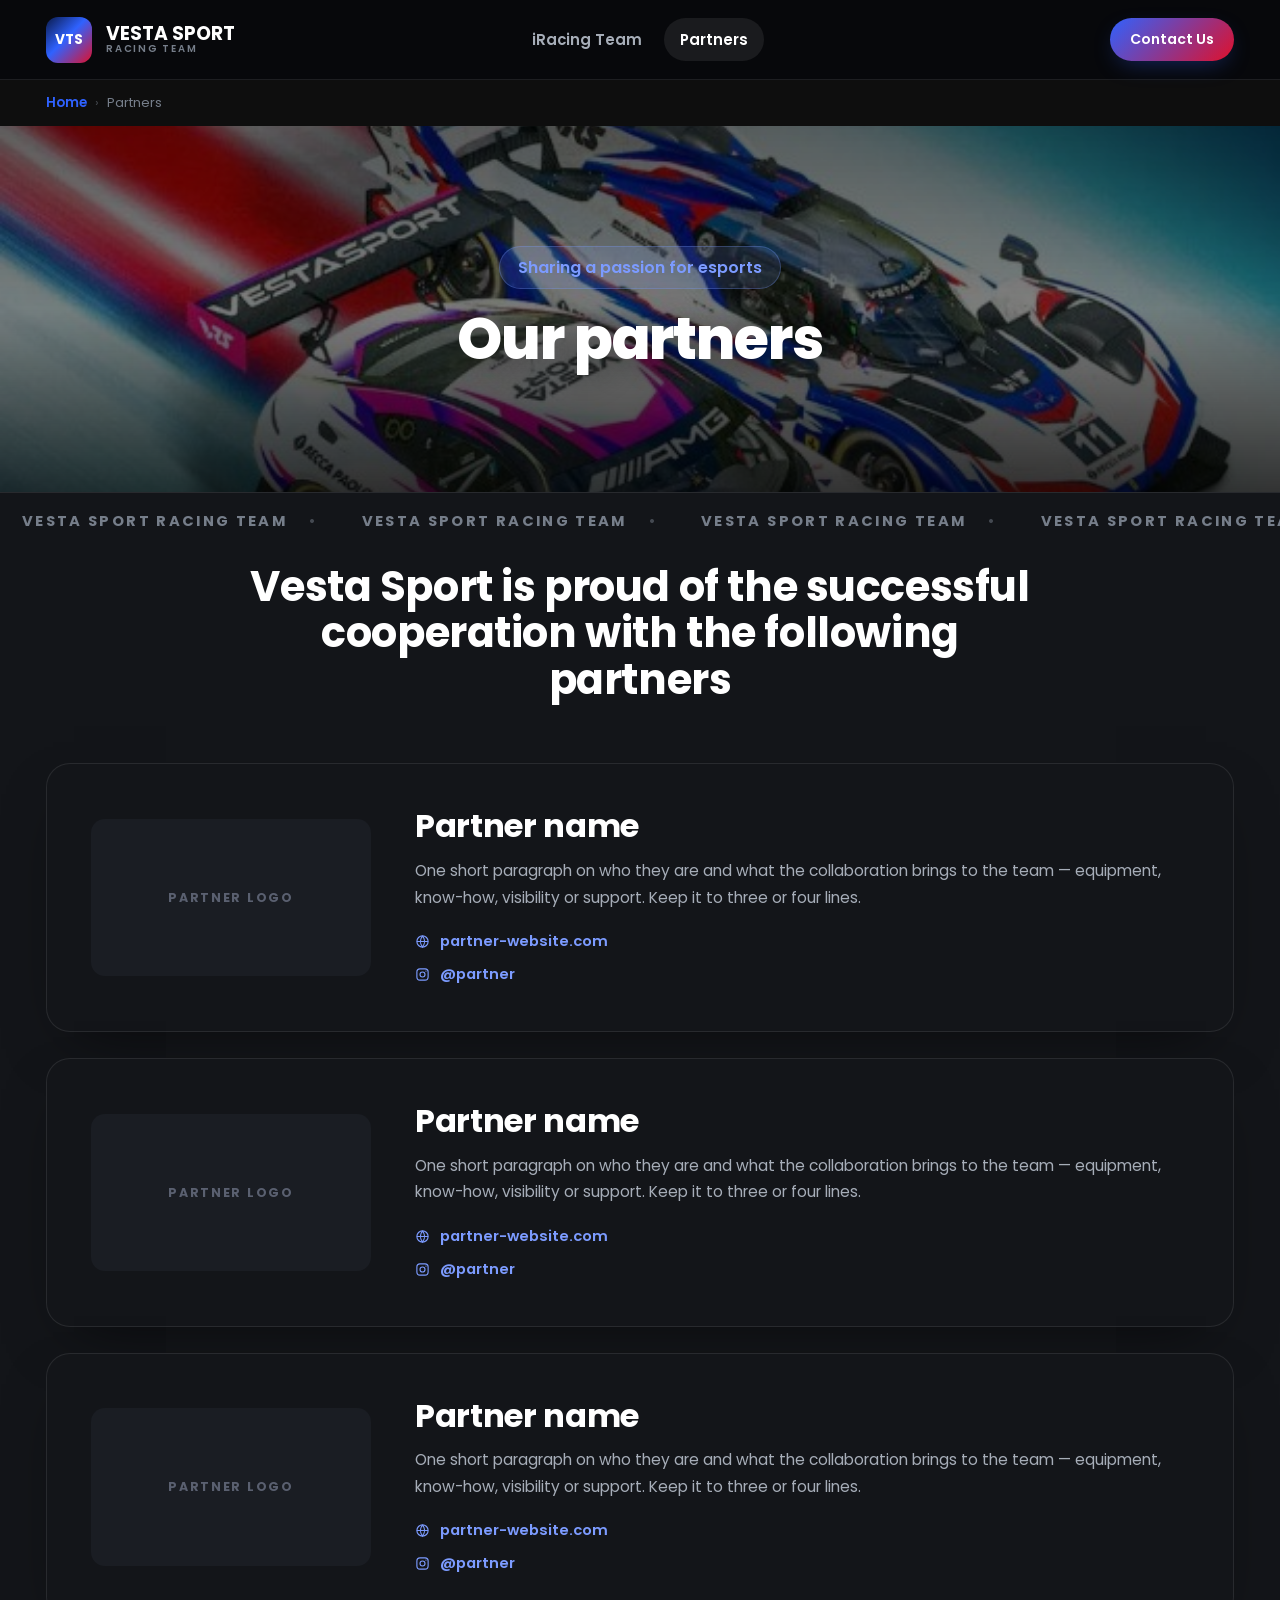
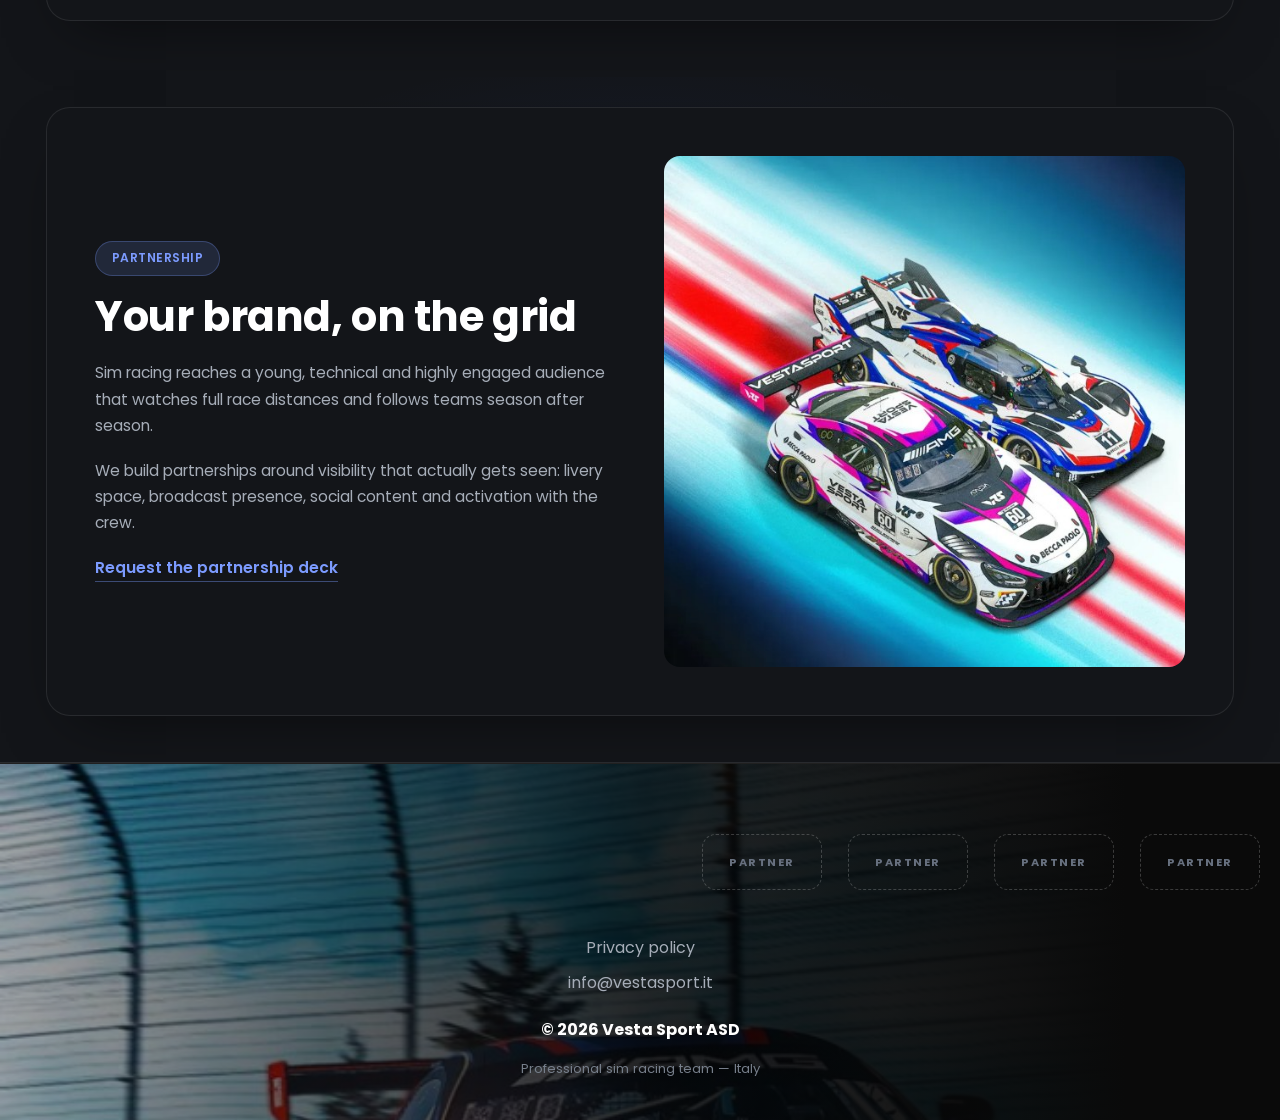
<file: partners.html>
<!doctype html>
<html lang="en">
<head>
<meta charset="utf-8">
<meta name="viewport" content="width=device-width, initial-scale=1">
<title>Partners » Vesta Sport</title>
<meta name="description" content="The partners behind Vesta Sport, and how to put your brand on our grid.">
<meta property="og:title" content="Partners » Vesta Sport">
<meta property="og:description" content="The partners behind Vesta Sport, and how to put your brand on our grid.">
<meta property="og:type" content="website">
<link rel="preconnect" href="https://fonts.googleapis.com">
<link rel="preconnect" href="https://fonts.gstatic.com" crossorigin>
<link href="https://fonts.googleapis.com/css2?family=Poppins:wght@400;500;600;700;800&display=swap" rel="stylesheet">
<link rel="stylesheet" href="assets/style.css">
<link rel="icon" href="data:image/svg+xml,%3Csvg xmlns='http://www.w3.org/2000/svg' viewBox='0 0 64 64'%3E%3Cdefs%3E%3ClinearGradient id='g' x1='0' y1='0' x2='1' y2='1'%3E%3Cstop offset='0' stop-color='%230a1a4a'/%3E%3Cstop offset='.5' stop-color='%232f62ff'/%3E%3Cstop offset='1' stop-color='%23e0102b'/%3E%3C/linearGradient%3E%3C/defs%3E%3Crect width='64' height='64' rx='8' fill='url(%23g)'/%3E%3Cpath d='M16 20h8l8 18 8-18h8L34 48h-4z' fill='white'/%3E%3C/svg%3E">
</head>
<body>
<a class="skip" href="#main">Skip to content</a>
<div class="speed-veil" aria-hidden="true"><span></span><span></span><span></span></div>

<button class="drawer-btn" id="drawerBtn" aria-label="Open navigation menu" aria-expanded="false" aria-controls="drawer">
  <i></i><i></i><i></i>
</button>
<div class="scrim" id="scrim"></div>
<nav class="drawer" id="drawer" aria-label="Main">
  <div class="lbl">Menu</div>
  <a href="index.html">Home</a>
    <a href="team.html">iRacing Team</a>
    <a href="partners.html">Partners</a>
</nav>

<div class="topbar">
  <div class="wrap">
    <a class="logo" href="index.html">
      <span class="tile">VTS</span>
      <span class="name">VESTA SPORT<small>RACING TEAM</small></span>
    </a>
    <nav class="mainnav" aria-label="Primary">
        <a href="team.html">iRacing Team</a>
        <a href="partners.html" aria-current="page">Partners</a></nav>
    <div class="cta-btn-wrapper">
      <a href="contact.html" class="cta-btn">Contact Us</a>
    </div>
  </div>
</div>
<main id="main">
<div class="crumbs">
  <div class="wrap"><a href="index.html">Home</a><span class="sep">&rsaquo;</span><span>Partners</span></div>
</div>

<section class="hero page">
  <!-- HERO IMAGE - swap assets/img/partners-hero.jpg for your own photo -->
  <div class="hero-media"><img src="assets/img/partners-hero.jpg" alt=""></div>
  <div class="hero-inner">
    <div class="kicker">Sharing a passion for esports</div><h1>Our partners</h1>
  </div>
</section>

<div class="ticker" aria-hidden="true"><div class="ticker-track">
  <span>Vesta Sport Racing Team</span><span>Vesta Sport Racing Team</span><span>Vesta Sport Racing Team</span><span>Vesta Sport Racing Team</span>
  <span>Vesta Sport Racing Team</span><span>Vesta Sport Racing Team</span><span>Vesta Sport Racing Team</span><span>Vesta Sport Racing Team</span>
  <span>Vesta Sport Racing Team</span><span>Vesta Sport Racing Team</span><span>Vesta Sport Racing Team</span><span>Vesta Sport Racing Team</span>
  <span>Vesta Sport Racing Team</span><span>Vesta Sport Racing Team</span><span>Vesta Sport Racing Team</span><span>Vesta Sport Racing Team</span
</div></div>

<section class="sec">
  <div class="wrap">
    <h2 class="rv" style="text-align:center;font-size:clamp(1.8rem,3.8vw,2.6rem);max-width:820px;margin:0 auto 60px">Vesta Sport is proud of the successful cooperation with the following partners</h2>

    <!-- PARTNER CARD - duplicate this block per partner -->
    <div class="partner rv">
      <div class="plogo">PARTNER LOGO</div>
      <div>
        <h2>Partner name</h2>
        <p>One short paragraph on who they are and what the collaboration brings to the team &mdash; equipment, know-how, visibility or support. Keep it to three or four lines.</p>
        <div class="plinks">
          <a href="#"><svg viewBox="0 0 24 24" fill="none" stroke="currentColor" stroke-width="1.8"><circle cx="12" cy="12" r="9"/><path d="M3 12h18M12 3a15 15 0 0 1 0 18a15 15 0 0 1 0-18"/></svg>partner-website.com</a>
          <a href="#"><svg viewBox="0 0 24 24" fill="none" stroke="currentColor" stroke-width="1.8"><rect x="3" y="3" width="18" height="18" rx="5"/><circle cx="12" cy="12" r="4"/><circle cx="17.5" cy="6.5" r="1" fill="currentColor" stroke="none"/></svg>@partner</a>
        </div>
      </div>
    </div>

    <div class="partner rv">
      <div class="plogo">PARTNER LOGO</div>
      <div>
        <h2>Partner name</h2>
        <p>One short paragraph on who they are and what the collaboration brings to the team &mdash; equipment, know-how, visibility or support. Keep it to three or four lines.</p>
        <div class="plinks">
          <a href="#"><svg viewBox="0 0 24 24" fill="none" stroke="currentColor" stroke-width="1.8"><circle cx="12" cy="12" r="9"/><path d="M3 12h18M12 3a15 15 0 0 1 0 18a15 15 0 0 1 0-18"/></svg>partner-website.com</a>
          <a href="#"><svg viewBox="0 0 24 24" fill="none" stroke="currentColor" stroke-width="1.8"><rect x="3" y="3" width="18" height="18" rx="5"/><circle cx="12" cy="12" r="4"/><circle cx="17.5" cy="6.5" r="1" fill="currentColor" stroke="none"/></svg>@partner</a>
        </div>
      </div>
    </div>

    <div class="partner rv">
      <div class="plogo">PARTNER LOGO</div>
      <div>
        <h2>Partner name</h2>
        <p>One short paragraph on who they are and what the collaboration brings to the team &mdash; equipment, know-how, visibility or support. Keep it to three or four lines.</p>
        <div class="plinks">
          <a href="#"><svg viewBox="0 0 24 24" fill="none" stroke="currentColor" stroke-width="1.8"><circle cx="12" cy="12" r="9"/><path d="M3 12h18M12 3a15 15 0 0 1 0 18a15 15 0 0 1 0-18"/></svg>partner-website.com</a>
          <a href="#"><svg viewBox="0 0 24 24" fill="none" stroke="currentColor" stroke-width="1.8"><rect x="3" y="3" width="18" height="18" rx="5"/><circle cx="12" cy="12" r="4"/><circle cx="17.5" cy="6.5" r="1" fill="currentColor" stroke="none"/></svg>@partner</a>
        </div>
      </div>
    </div>
  </div>
</section>

<div class="glow">
  <div class="wrap">
    <div class="card rv">
      <div>
        <span class="badge">PARTNERSHIP</span>
        <h2>Your brand, on the grid</h2>
        <p>Sim racing reaches a young, technical and highly engaged audience that watches full race distances and follows teams season after season.</p>
        <p>We build partnerships around visibility that actually gets seen: livery space, broadcast presence, social content and activation with the crew.</p>
        <p><a class="inline" href="contact.html">Request the partnership deck</a></p>
      </div>
      <div class="shot"><img src="assets/img/duo.jpg" alt="Vesta Sport GT3 and prototype liveries" loading="lazy"></div>
    </div>
  </div>
</div>
</main>
<footer>
  <div class="foot-media"><img src="assets/img/footer.jpg" alt="" loading="lazy"></div>
  <div class="wrap foot-inner">
    <!-- PARTNER LOGOS - replace each .fslot with <img src="assets/img/partner-x.png" alt="..."> -->
    <div class="foot-partners">
      <div class="fslot">PARTNER</div>
      <div class="fslot">PARTNER</div>
      <div class="fslot">PARTNER</div>
      <div class="fslot">PARTNER</div>
    </div>
    <div class="foot-links">
      <a href="privacy-policy.html">Privacy policy</a>
      <a href="mailto:info@vestasport.it">info@vestasport.it</a>
      <div class="cr">&copy; <span data-year></span> Vesta Sport ASD</div>
      <div class="made">Professional sim racing team &mdash; Italy</div>
    </div>
  </div>
</footer>
<script src="assets/app.js"></script>
</body>
</html>
</file>
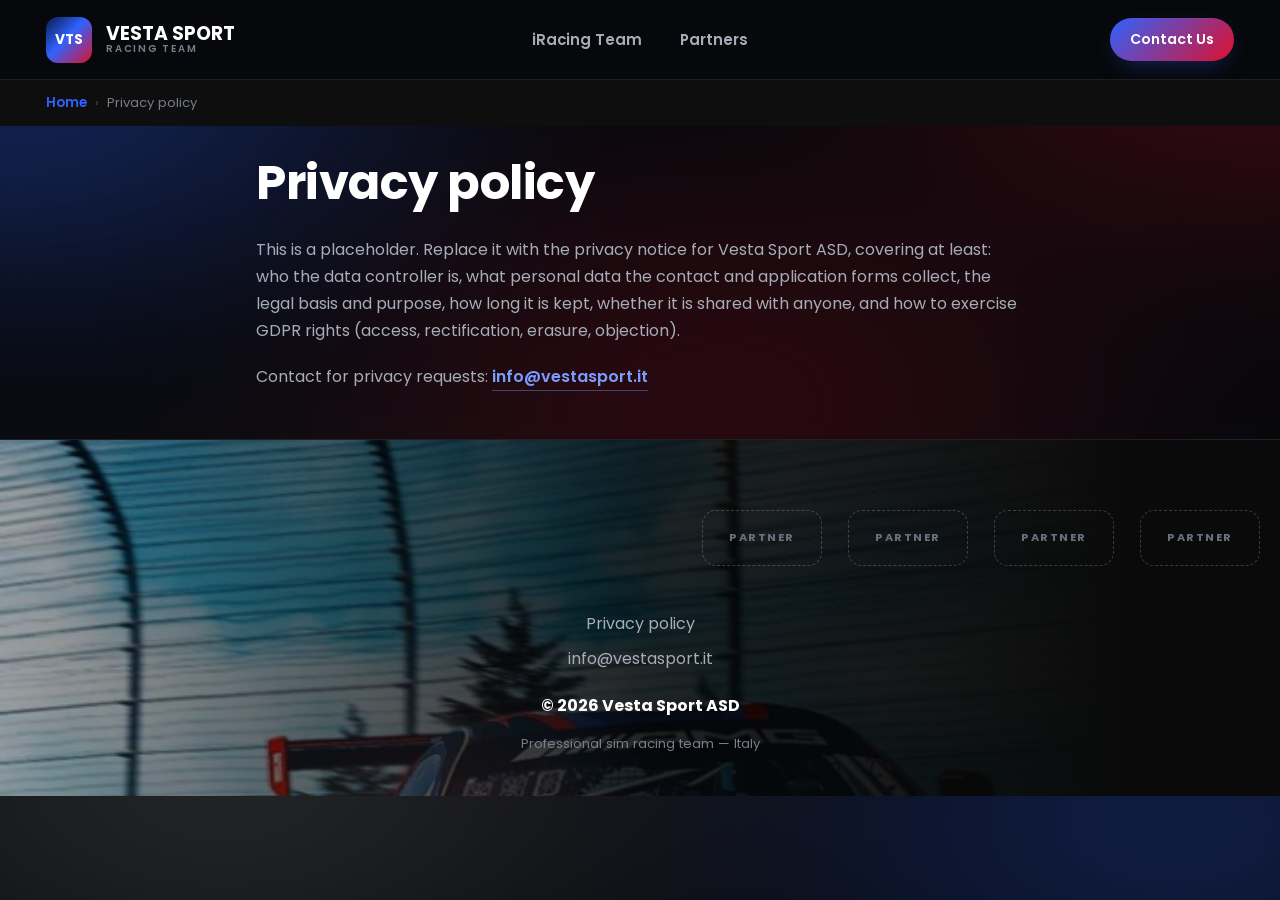
<file: privacy-policy.html>
<!doctype html>
<html lang="en">
<head>
<meta charset="utf-8">
<meta name="viewport" content="width=device-width, initial-scale=1">
<title>Privacy policy » Vesta Sport</title>
<meta name="description" content="Privacy policy for Vesta Sport ASD.">
<meta property="og:title" content="Privacy policy » Vesta Sport">
<meta property="og:description" content="Privacy policy for Vesta Sport ASD.">
<meta property="og:type" content="website">
<link rel="preconnect" href="https://fonts.googleapis.com">
<link rel="preconnect" href="https://fonts.gstatic.com" crossorigin>
<link href="https://fonts.googleapis.com/css2?family=Poppins:wght@400;500;600;700;800&display=swap" rel="stylesheet">
<link rel="stylesheet" href="assets/style.css">
<link rel="icon" href="data:image/svg+xml,%3Csvg xmlns='http://www.w3.org/2000/svg' viewBox='0 0 64 64'%3E%3Cdefs%3E%3ClinearGradient id='g' x1='0' y1='0' x2='1' y2='1'%3E%3Cstop offset='0' stop-color='%230a1a4a'/%3E%3Cstop offset='.5' stop-color='%232f62ff'/%3E%3Cstop offset='1' stop-color='%23e0102b'/%3E%3C/linearGradient%3E%3C/defs%3E%3Crect width='64' height='64' rx='8' fill='url(%23g)'/%3E%3Cpath d='M16 20h8l8 18 8-18h8L34 48h-4z' fill='white'/%3E%3C/svg%3E">
</head>
<body>
<a class="skip" href="#main">Skip to content</a>
<div class="speed-veil" aria-hidden="true"><span></span><span></span><span></span></div>

<button class="drawer-btn" id="drawerBtn" aria-label="Open navigation menu" aria-expanded="false" aria-controls="drawer">
  <i></i><i></i><i></i>
</button>
<div class="scrim" id="scrim"></div>
<nav class="drawer" id="drawer" aria-label="Main">
  <div class="lbl">Menu</div>
  <a href="index.html">Home</a>
    <a href="team.html">iRacing Team</a>
    <a href="partners.html">Partners</a>
</nav>

<div class="topbar">
  <div class="wrap">
    <a class="logo" href="index.html">
      <span class="tile">VTS</span>
      <span class="name">VESTA SPORT<small>RACING TEAM</small></span>
    </a>
    <nav class="mainnav" aria-label="Primary">
        <a href="team.html">iRacing Team</a>
        <a href="partners.html">Partners</a></nav>
    <div class="cta-btn-wrapper">
      <a href="contact.html" class="cta-btn">Contact Us</a>
    </div>
  </div>
</div>
<main id="main">
<div class="crumbs">
  <div class="wrap"><a href="index.html">Home</a><span class="sep">&rsaquo;</span><span>Privacy policy</span></div>
</div>

<section class="sec">
  <div class="wrap form">
    <h1 style="font-size:clamp(2rem,4.4vw,3rem);margin-bottom:26px">Privacy policy</h1>
    <p style="color:var(--grey)">This is a placeholder. Replace it with the privacy notice for Vesta Sport ASD, covering at least: who the data controller is, what personal data the contact and application forms collect, the legal basis and purpose, how long it is kept, whether it is shared with anyone, and how to exercise GDPR rights (access, rectification, erasure, objection).</p>
    <p style="color:var(--grey)">Contact for privacy requests: <a class="inline" href="mailto:info@vestasport.it">info@vestasport.it</a></p>
  </div>
</section>
</main>
<footer>
  <div class="foot-media"><img src="assets/img/footer.jpg" alt="" loading="lazy"></div>
  <div class="wrap foot-inner">
    <!-- PARTNER LOGOS - replace each .fslot with <img src="assets/img/partner-x.png" alt="..."> -->
    <div class="foot-partners">
      <div class="fslot">PARTNER</div>
      <div class="fslot">PARTNER</div>
      <div class="fslot">PARTNER</div>
      <div class="fslot">PARTNER</div>
    </div>
    <div class="foot-links">
      <a href="privacy-policy.html">Privacy policy</a>
      <a href="mailto:info@vestasport.it">info@vestasport.it</a>
      <div class="cr">&copy; <span data-year></span> Vesta Sport ASD</div>
      <div class="made">Professional sim racing team &mdash; Italy</div>
    </div>
  </div>
</footer>
<script src="assets/app.js"></script>
</body>
</html>
</file>
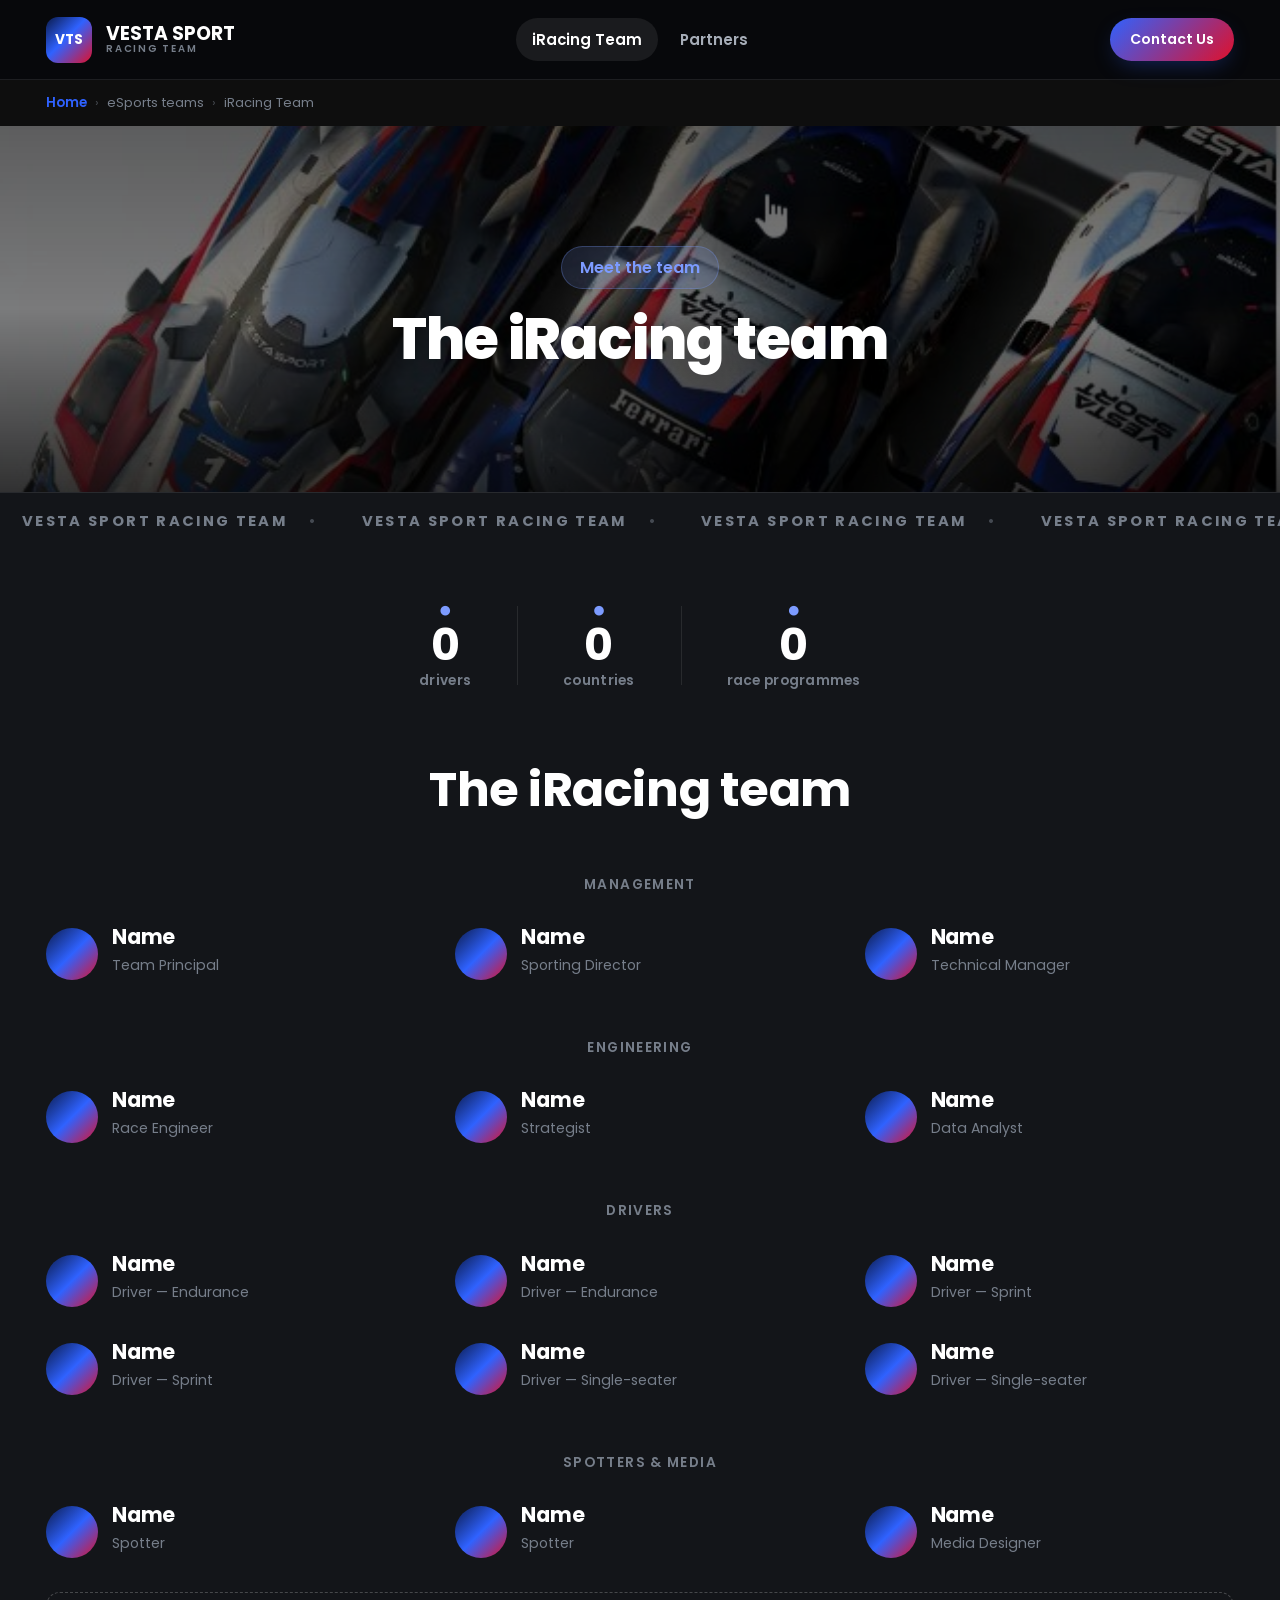
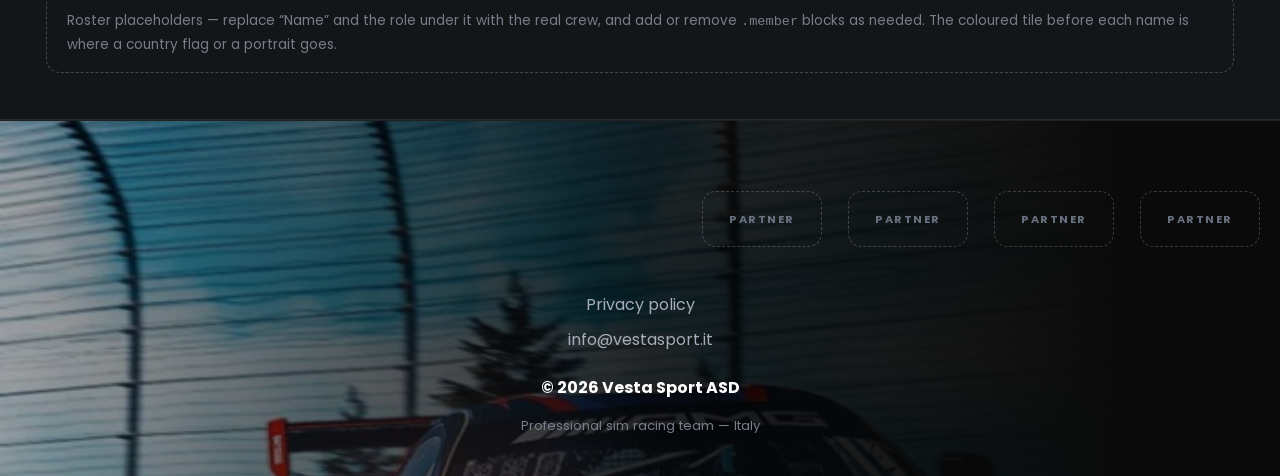
<file: team.html>
<!doctype html>
<html lang="en">
<head>
<meta charset="utf-8">
<meta name="viewport" content="width=device-width, initial-scale=1">
<title>iRacing Team » Vesta Sport</title>
<meta name="description" content="The Vesta Sport iRacing crew: management, engineering, drivers, spotters and media.">
<meta property="og:title" content="iRacing Team » Vesta Sport">
<meta property="og:description" content="The Vesta Sport iRacing crew: management, engineering, drivers, spotters and media.">
<meta property="og:type" content="website">
<link rel="preconnect" href="https://fonts.googleapis.com">
<link rel="preconnect" href="https://fonts.gstatic.com" crossorigin>
<link href="https://fonts.googleapis.com/css2?family=Poppins:wght@400;500;600;700;800&display=swap" rel="stylesheet">
<link rel="stylesheet" href="assets/style.css">
<link rel="icon" href="data:image/svg+xml,%3Csvg xmlns='http://www.w3.org/2000/svg' viewBox='0 0 64 64'%3E%3Cdefs%3E%3ClinearGradient id='g' x1='0' y1='0' x2='1' y2='1'%3E%3Cstop offset='0' stop-color='%230a1a4a'/%3E%3Cstop offset='.5' stop-color='%232f62ff'/%3E%3Cstop offset='1' stop-color='%23e0102b'/%3E%3C/linearGradient%3E%3C/defs%3E%3Crect width='64' height='64' rx='8' fill='url(%23g)'/%3E%3Cpath d='M16 20h8l8 18 8-18h8L34 48h-4z' fill='white'/%3E%3C/svg%3E">
</head>
<body>
<a class="skip" href="#main">Skip to content</a>
<div class="speed-veil" aria-hidden="true"><span></span><span></span><span></span></div>

<button class="drawer-btn" id="drawerBtn" aria-label="Open navigation menu" aria-expanded="false" aria-controls="drawer">
  <i></i><i></i><i></i>
</button>
<div class="scrim" id="scrim"></div>
<nav class="drawer" id="drawer" aria-label="Main">
  <div class="lbl">Menu</div>
  <a href="index.html">Home</a>
    <a href="team.html">iRacing Team</a>
    <a href="partners.html">Partners</a>
</nav>

<div class="topbar">
  <div class="wrap">
    <a class="logo" href="index.html">
      <span class="tile">VTS</span>
      <span class="name">VESTA SPORT<small>RACING TEAM</small></span>
    </a>
    <nav class="mainnav" aria-label="Primary">
        <a href="team.html" aria-current="page">iRacing Team</a>
        <a href="partners.html">Partners</a></nav>
    <div class="cta-btn-wrapper">
      <a href="contact.html" class="cta-btn">Contact Us</a>
    </div>
  </div>
</div>
<main id="main">
<div class="crumbs">
  <div class="wrap"><a href="index.html">Home</a><span class="sep">&rsaquo;</span><span>eSports teams</span><span class="sep">&rsaquo;</span><span>iRacing Team</span></div>
</div>

<section class="hero page">
  <!-- HERO IMAGE - swap assets/img/team-hero.jpg for your own photo -->
  <div class="hero-media"><img src="assets/img/team-hero.jpg" alt=""></div>
  <div class="hero-inner">
    <div class="kicker">Meet the team</div><h1>The iRacing team</h1>
  </div>
</section>

<div class="ticker" aria-hidden="true"><div class="ticker-track">
  <span>Vesta Sport Racing Team</span><span>Vesta Sport Racing Team</span><span>Vesta Sport Racing Team</span><span>Vesta Sport Racing Team</span>
  <span>Vesta Sport Racing Team</span><span>Vesta Sport Racing Team</span><span>Vesta Sport Racing Team</span><span>Vesta Sport Racing Team</span>
  <span>Vesta Sport Racing Team</span><span>Vesta Sport Racing Team</span><span>Vesta Sport Racing Team</span><span>Vesta Sport Racing Team</span>
  <span>Vesta Sport Racing Team</span><span>Vesta Sport Racing Team</span><span>Vesta Sport Racing Team</span><span>Vesta Sport Racing Team</span
</div></div>

<section class="sec">
  <div class="wrap rv" style="text-align:center">
    <!-- COUNTERS - put your real numbers in data-count -->
    <div class="counters">
      <div class="counter"><div class="ico">&#9679;</div><b data-count="0">0</b><small>drivers</small></div>
      <div class="counter"><div class="ico">&#9679;</div><b data-count="0">0</b><small>countries</small></div>
      <div class="counter"><div class="ico">&#9679;</div><b data-count="0">0</b><small>race programmes</small></div>
    </div>
  </div>

  <div class="wrap rv" style="margin-top:70px">
    <h2 style="text-align:center;font-size:clamp(2rem,4.4vw,3rem)">The iRacing team</h2>

    <div class="group-title">Management</div>
    <div class="roster">
      <div class="member"><span class="av"></span><div><h3>Name</h3><span>Team Principal</span></div></div>
      <div class="member"><span class="av"></span><div><h3>Name</h3><span>Sporting Director</span></div></div>
      <div class="member"><span class="av"></span><div><h3>Name</h3><span>Technical Manager</span></div></div>
    </div>

    <div class="group-title">Engineering</div>
    <div class="roster">
      <div class="member"><span class="av"></span><div><h3>Name</h3><span>Race Engineer</span></div></div>
      <div class="member"><span class="av"></span><div><h3>Name</h3><span>Strategist</span></div></div>
      <div class="member"><span class="av"></span><div><h3>Name</h3><span>Data Analyst</span></div></div>
    </div>

    <div class="group-title">Drivers</div>
    <div class="roster">
      <div class="member"><span class="av"></span><div><h3>Name</h3><span>Driver &mdash; Endurance</span></div></div>
      <div class="member"><span class="av"></span><div><h3>Name</h3><span>Driver &mdash; Endurance</span></div></div>
      <div class="member"><span class="av"></span><div><h3>Name</h3><span>Driver &mdash; Sprint</span></div></div>
      <div class="member"><span class="av"></span><div><h3>Name</h3><span>Driver &mdash; Sprint</span></div></div>
      <div class="member"><span class="av"></span><div><h3>Name</h3><span>Driver &mdash; Single-seater</span></div></div>
      <div class="member"><span class="av"></span><div><h3>Name</h3><span>Driver &mdash; Single-seater</span></div></div>
    </div>

    <div class="group-title">Spotters &amp; media</div>
    <div class="roster">
      <div class="member"><span class="av"></span><div><h3>Name</h3><span>Spotter</span></div></div>
      <div class="member"><span class="av"></span><div><h3>Name</h3><span>Spotter</span></div></div>
      <div class="member"><span class="av"></span><div><h3>Name</h3><span>Media Designer</span></div></div>
    </div>

    <div class="placeholder-note">Roster placeholders &mdash; replace &ldquo;Name&rdquo; and the role under it with the real crew, and add or remove <code>.member</code> blocks as needed. The coloured tile before each name is where a country flag or a portrait goes.</div>
  </div>
</section>
</main>
<footer>
  <div class="foot-media"><img src="assets/img/footer.jpg" alt="" loading="lazy"></div>
  <div class="wrap foot-inner">
    <!-- PARTNER LOGOS - replace each .fslot with <img src="assets/img/partner-x.png" alt="..."> -->
    <div class="foot-partners">
      <div class="fslot">PARTNER</div>
      <div class="fslot">PARTNER</div>
      <div class="fslot">PARTNER</div>
      <div class="fslot">PARTNER</div>
    </div>
    <div class="foot-links">
      <a href="privacy-policy.html">Privacy policy</a>
      <a href="mailto:info@vestasport.it">info@vestasport.it</a>
      <div class="cr">&copy; <span data-year></span> Vesta Sport ASD</div>
      <div class="made">Professional sim racing team &mdash; Italy</div>
    </div>
  </div>
</footer>
<script src="assets/app.js"></script>
</body>
</html>
</file>
<file: assets/style.css>
/* ============================================================
   VESTA SPORT — shared stylesheet
   Clean, modern layout: sticky top bar + slide-in drawer,
   full-bleed image heroes, softly elevated rounded panels
   on a near-black surface with restrained brand accents.
   ============================================================ */

:root{
  --black:#07080b;
  --panel:#131519;
  --panel-2:#1a1d23;
  --white:#fff;
  --grey:#a6adb8;
  --grey-2:#767e8a;
  --accent:#2f62ff;        /* Vesta blue  */
  --accent-bright:#7c9bff; /* legible blue for text over photos */
  --accent-2:#e0102b;      /* Vesta red   */
  --line:rgba(255,255,255,.09);
  --shadow:0 24px 60px -28px rgba(0,0,0,.6);
  --radius:24px;
  --radius-sm:14px;
  --radius-pill:999px;
  --maxw:1240px;
  --bar:80px;
  --ease-speed:cubic-bezier(.16,1,.3,1);
  --ease-out-fast:cubic-bezier(.33,1,.68,1);
  --font-display:"Poppins",-apple-system,BlinkMacSystemFont,"Segoe UI",sans-serif;
}

*{box-sizing:border-box}
html{scroll-behavior:smooth}
body{
  position:relative;margin:0;background:var(--black);color:var(--white);
  font-family:"Poppins",-apple-system,BlinkMacSystemFont,"Segoe UI",Roboto,Helvetica,Arial,sans-serif;
  font-size:16px;line-height:1.7;-webkit-font-smoothing:antialiased;overflow-x:hidden;
}
/* livery-inspired ambient background: soft blurred white/blue/red wave-like
   blobs, sitting behind all sections as a gentle glow rather than hard edges */
body::before{
  content:"";position:fixed;inset:-15%;z-index:-1;pointer-events:none;
  background:
    radial-gradient(ellipse 55% 40% at 12% 18%,rgba(47,98,255,.4),transparent 62%),
    radial-gradient(ellipse 50% 42% at 88% 12%,rgba(224,16,43,.32),transparent 62%),
    radial-gradient(ellipse 65% 48% at 25% 78%,rgba(255,255,255,.14),transparent 62%),
    radial-gradient(ellipse 55% 42% at 82% 82%,rgba(47,98,255,.3),transparent 62%),
    radial-gradient(ellipse 48% 38% at 55% 46%,rgba(224,16,43,.22),transparent 65%);
  filter:blur(90px);
}
img{max-width:100%;display:block}
a{color:inherit;text-decoration:none}
::selection{background:var(--accent);color:#fff}
.wrap{width:100%;max-width:var(--maxw);margin:0 auto;padding:0 26px}
.acc{color:var(--accent)}
h1,h2,h3,h4{font-family:var(--font-display);font-weight:700;letter-spacing:-.01em;line-height:1.12;margin:0}
p{margin:0 0 18px}
.skip{position:absolute;left:-9999px}
.skip:focus{left:8px;top:8px;background:#fff;color:#000;padding:8px 14px;z-index:9999}

/* ---------- speed veil (page-transition wipe) ---------- */
.speed-veil{position:fixed;inset:-5% -15%;z-index:9998;display:flex;pointer-events:none}
.speed-veil span{flex:1;transform:skewX(-6deg) translateX(0);transition:transform .5s var(--ease-speed)}
.speed-veil span:nth-child(1){background:#fff;transition-delay:0s}
.speed-veil span:nth-child(2){background:var(--accent);transition-delay:.06s}
.speed-veil span:nth-child(3){background:var(--accent-2);transition-delay:.12s}
body.veil-open .speed-veil span{transform:skewX(-6deg) translateX(180vw)}

/* ---------- top bar ---------- */
.topbar{
  position:relative;z-index:90;background:var(--black);border-bottom:1px solid var(--line);
  height:var(--bar);display:flex;align-items:center;
}
.topbar .wrap{display:grid;grid-template-columns:1fr auto 1fr;align-items:center;gap:24px}
.logo{grid-column:1;justify-self:start;display:flex;align-items:center;gap:14px}
.logo .tile{
  width:46px;height:46px;border-radius:12px;flex:0 0 auto;
  background:linear-gradient(135deg,#0a1a4a,#2f62ff 45%,#e0102b);
  display:grid;place-items:center;font-family:var(--font-display);font-weight:700;font-size:.86rem;letter-spacing:.02em;
  transition:transform .35s var(--ease-speed),box-shadow .35s var(--ease-speed);
}
.logo:hover .tile{transform:scale(1.08) rotate(-4deg);box-shadow:0 8px 22px -6px rgba(47,98,255,.6)}
.logo .name{font-family:var(--font-display);font-weight:700;font-size:1.18rem;line-height:1.05;letter-spacing:0}
.logo .name small{display:block;font-size:.62rem;font-weight:600;letter-spacing:.18em;color:var(--grey-2);text-transform:uppercase}

/* ---------- contact button ---------- */
.cta-btn-wrapper{grid-column:3;justify-self:end}
.cta-btn{
  display:inline-flex;align-items:center;gap:8px;font:inherit;font-family:var(--font-display);font-weight:600;font-size:.88rem;
  color:#fff;background:linear-gradient(135deg,var(--accent),var(--accent-2));border:0;padding:10px 20px;
  border-radius:var(--radius-pill);white-space:nowrap;cursor:pointer;text-decoration:none;
  transition:all .25s var(--ease-out-fast);box-shadow:0 8px 24px -8px rgba(47,98,255,.4)
}
.cta-btn:hover{
  background:linear-gradient(135deg,var(--accent-2),#ff2942);transform:translateY(-2px);
  box-shadow:0 10px 36px -10px rgba(224,16,43,.6)
}
.cta-dropdown-btn{
  display:flex;align-items:center;gap:8px;font:inherit;font-family:var(--font-display);font-weight:600;font-size:.88rem;
  color:var(--white);background:var(--accent);border:0;padding:10px 20px;border-radius:var(--radius-pill);white-space:nowrap;cursor:pointer;
  transition:transform .25s var(--ease-out-fast),box-shadow .25s var(--ease-out-fast),background .25s;
}
.cta-dropdown-btn:hover{background:var(--accent-bright);transform:translateY(-2px);box-shadow:0 10px 26px -10px rgba(47,98,255,.65)}
.cta-dropdown-btn svg{width:14px;height:14px;flex:0 0 auto}
.cta-dropdown-btn .chev{transition:transform .25s var(--ease-speed)}
.cta-dropdown.open .cta-dropdown-btn .chev{transform:rotate(180deg)}
.cta-menu{
  position:absolute;top:calc(100% + 12px);right:0;width:232px;max-width:calc(100vw - 36px);
  background:var(--panel-2);border:1px solid var(--line);border-radius:var(--radius-sm);box-shadow:var(--shadow);padding:8px;
  opacity:0;visibility:hidden;transform:translateY(-8px);pointer-events:none;
  transition:opacity .2s var(--ease-speed),transform .2s var(--ease-speed),visibility .2s;
}
.cta-dropdown.open .cta-menu{opacity:1;visibility:visible;transform:none;pointer-events:auto}
.cta-menu a{display:block;padding:10px 14px;border-radius:10px;color:var(--white);transition:background .2s}
.cta-menu a:hover,.cta-menu a:focus-visible{background:rgba(255,255,255,.07)}
.cta-menu a[aria-current="page"]{background:rgba(47,98,255,.16)}
.cta-menu .cta-title{display:block;font-weight:600;font-size:.9rem}
.cta-menu .cta-sub{display:block;margin-top:2px;font-size:.74rem;color:var(--grey-2);font-weight:500}

/* animated "magic line" nav: a glider span is injected by app.js and
   glides to whichever link is hovered, resting under the active page. */
.mainnav{grid-column:2;justify-self:center;position:relative;display:flex;align-items:center;gap:6px}
.mainnav .nav-glider{position:absolute;top:0;left:0;height:100%;border-radius:var(--radius-pill);background:rgba(255,255,255,.08);opacity:0;transition:transform .35s var(--ease-speed),width .35s var(--ease-speed),opacity .25s;pointer-events:none;z-index:0}
.mainnav .nav-glider.on{opacity:1}
.mainnav a{
  position:relative;z-index:1;font-weight:600;font-size:.93rem;color:var(--grey);padding:9px 16px;border-radius:var(--radius-pill);
  transition:color .2s,transform .2s var(--ease-speed);
  opacity:0;transform:translateY(-8px);animation:navIn .5s var(--ease-speed) forwards;
}
.mainnav a:nth-child(1){animation-delay:.04s}
.mainnav a:nth-child(2){animation-delay:.09s}
.mainnav a:nth-child(3){animation-delay:.14s}
.mainnav a:nth-child(4){animation-delay:.19s}
.mainnav a:nth-child(5){animation-delay:.24s}
@keyframes navIn{to{opacity:1;transform:none}}
.mainnav a:hover{color:#fff;transform:translateY(-1px)}
.mainnav a[aria-current="page"]{color:#fff}

/* ---------- drawer ---------- */
.drawer-btn{
  position:fixed;top:0;left:0;z-index:120;width:72px;height:52px;border:0;cursor:pointer;
  background:#fff;border-bottom-right-radius:14px;display:flex;align-items:center;justify-content:center;
  gap:5px;flex-direction:column;opacity:0;pointer-events:none;transform:translateY(-100%);
  transition:opacity .3s,transform .3s;
}
.drawer-btn.show{opacity:1;pointer-events:auto;transform:none}
.drawer-btn i{display:block;width:26px;height:3px;background:#000;border-radius:2px;transition:.25s}
.drawer-btn.open i:nth-child(1){transform:translateY(8px) rotate(45deg)}
.drawer-btn.open i:nth-child(2){opacity:0}
.drawer-btn.open i:nth-child(3){transform:translateY(-8px) rotate(-45deg)}
.drawer{
  position:fixed;top:0;left:0;bottom:0;width:280px;z-index:110;background:#0a0a0a;
  transform:translateX(-100%);transition:transform .35s cubic-bezier(.4,0,.2,1);
  display:flex;flex-direction:column;align-items:center;padding:64px 20px 30px;gap:6px;
}
.drawer.open{transform:none}
.drawer .lbl{font-size:.72rem;font-weight:700;letter-spacing:.1em;text-transform:uppercase;color:var(--grey-2);margin-bottom:14px}
.drawer a{
  position:relative;font-weight:600;font-size:1.05rem;padding:14px 16px;width:100%;text-align:center;border-radius:var(--radius-sm);
  opacity:0;transform:translateX(-14px);
  transition:opacity .3s var(--ease-speed),transform .3s var(--ease-speed),background-color .2s,color .2s;
}
.drawer.open a{opacity:1;transform:none}
.drawer.open a:nth-child(2){transition-delay:.05s}
.drawer.open a:nth-child(3){transition-delay:.1s}
.drawer.open a:nth-child(4){transition-delay:.15s}
.drawer.open a:nth-child(5){transition-delay:.2s}
.drawer.open a:nth-child(6){transition-delay:.25s}
.drawer a::before{content:"";position:absolute;left:8px;top:50%;width:3px;height:0;background:var(--accent-bright);border-radius:2px;transform:translateY(-50%);transition:height .2s var(--ease-speed)}
.drawer a:hover{background:rgba(255,255,255,.07);color:var(--accent-bright)}
.drawer a:hover::before{height:55%}
.scrim{position:fixed;inset:0;z-index:105;background:rgba(0,0,0,.6);opacity:0;pointer-events:none;transition:opacity .3s}
.scrim.open{opacity:1;pointer-events:auto}

/* ---------- breadcrumb ---------- */
.crumbs{background:#0e0e0e;font-size:.82rem;color:var(--grey-2)}
.crumbs .wrap{display:flex;gap:8px;align-items:center;height:46px;flex-wrap:wrap}
.crumbs a{color:var(--accent);font-weight:600}
.crumbs span.sep{opacity:.5}

/* ---------- hero ---------- */
.hero{position:relative;min-height:620px;display:grid;place-items:center;overflow:hidden;text-align:center}
.hero.page{min-height:340px}
.hero-media{position:absolute;inset:0;z-index:0}
.hero-media img{width:100%;height:100%;object-fit:cover;animation:heroin 1.1s var(--ease-speed) both}
.hero-media::after{content:"";position:absolute;inset:0;z-index:2;background:linear-gradient(180deg,rgba(0,0,0,.55),rgba(0,0,0,.15) 45%,rgba(0,0,0,.75))}
@keyframes heroin{from{transform:scale(1.08);filter:blur(2px)}to{transform:scale(1);filter:blur(0)}}
.hero.page .hero-media::after{background:linear-gradient(180deg,rgba(0,0,0,.62),rgba(0,0,0,.5) 50%,rgba(0,0,0,.8))}
.hero-inner{position:relative;z-index:2;padding:120px 26px}
.hero .kicker{
  display:inline-flex;align-items:center;gap:8px;
  font-weight:600;color:var(--accent-bright);font-size:clamp(.9rem,1.4vw,1rem);margin-bottom:18px;
  background:rgba(124,155,255,.14);border:1px solid rgba(124,155,255,.28);
  padding:7px 18px;border-radius:var(--radius-pill);
}
.hero h1{font-size:clamp(2.8rem,7.2vw,5.4rem);font-weight:800;letter-spacing:-.02em;text-shadow:0 4px 40px rgba(0,0,0,.65)}
.hero.page h1{font-size:clamp(2.2rem,5.2vw,3.6rem)}
.hero h1 .acc{color:var(--accent-bright)}

/* ---------- ticker (scrolling brand strip) ---------- */
.ticker{overflow:hidden;background:var(--panel);border-top:1px solid var(--line);border-bottom:1px solid var(--line);padding:16px 0}
.ticker-track{display:flex;width:max-content;animation:tickerScroll 26s linear infinite}
.ticker-track>span{display:inline-flex;align-items:center;font-family:var(--font-display);font-weight:700;font-size:.92rem;letter-spacing:.16em;text-transform:uppercase;color:var(--grey-2);padding:0 22px;white-space:nowrap}
.ticker-track>span::after{content:"\2022";margin-left:22px;color:var(--grey-2);opacity:.5}
@keyframes tickerScroll{from{transform:translateX(0)}to{transform:translateX(-50%)}}

/* ---------- generic sections ---------- */
.sec{padding:30px 0}
.sec.tight{padding:76px 0}
.split{display:grid;grid-template-columns:.85fr 1.15fr;gap:70px;align-items:start}
.split h2{font-size:clamp(2.4rem,5vw,3.6rem)}
.split p{color:var(--grey)}
.split .lead{font-size:clamp(1.2rem,2.1vw,1.5rem);font-weight:600;color:#fff;line-height:1.45}
.split .lead .muted{color:var(--grey-2);font-weight:500}
.socials{display:flex;gap:18px;margin-top:6px}
.socials a{width:38px;height:38px;display:grid;place-items:center;border-radius:10px;transition:.2s}
.socials a:hover{background:#171717;color:var(--accent)}
.socials svg{width:26px;height:26px}

/* ---------- glow band + update cards ---------- */
.glow{position:relative;padding:30px 0}
.glow::before{
  content:"";position:absolute;inset:0;
  background:radial-gradient(60% 70% at 50% 45%,rgba(47,98,255,.14) 0%,transparent 70%);
}
.glow.red::before{background:radial-gradient(60% 70% at 50% 45%,rgba(224,16,43,.14) 0%,transparent 70%)}
.glow > .wrap{position:relative;z-index:2}
.card{
  position:relative;background:var(--panel);border:1px solid var(--line);box-shadow:var(--shadow);border-radius:var(--radius);padding:48px;
  display:grid;grid-template-columns:1fr 1fr;gap:48px;align-items:center;
}
.badge{
  display:inline-flex;align-items:center;background:rgba(124,155,255,.14);border:1px solid rgba(124,155,255,.28);color:var(--accent-bright);
  padding:6px 16px;border-radius:var(--radius-pill);font-size:.76rem;font-weight:600;letter-spacing:.04em;margin-bottom:18px;
}
.badge.red{background:rgba(224,16,43,.14);border-color:rgba(224,16,43,.3);color:#ff6b7d}
.card h2{font-size:clamp(1.9rem,3.6vw,2.6rem);margin-bottom:20px}
.card p{color:var(--grey);font-size:.97rem}
.card p:last-child{margin-bottom:0}
.card .shot{border-radius:16px;overflow:hidden;background:#0a0a0a}
.card .shot img{width:100%;height:auto;display:block}
.card.rev .shot{order:-1}
a.inline{display:inline-block;color:var(--accent-bright);font-weight:600;border-bottom:1px solid rgba(124,155,255,.4);transition:color .2s,border-color .2s,transform .2s var(--ease-out-fast)}
a.inline:hover{color:#fff;border-color:#fff;transform:translateX(4px)}

/* ---------- discipline cards (Race programmes) ---------- */
.disciplines{display:grid;grid-template-columns:repeat(3,1fr);gap:26px;margin-top:50px}
.discipline{
  background:var(--panel);border:1px solid var(--line);border-radius:var(--radius);overflow:hidden;box-shadow:var(--shadow);
  transition:transform .35s var(--ease-speed),border-color .35s;
}
.discipline:hover{transform:translateY(-6px);border-color:rgba(124,155,255,.35)}
.discipline .dshot{aspect-ratio:16/10;overflow:hidden;background:#0a0a0a}
.discipline .dshot img{width:100%;height:100%;object-fit:cover;transition:transform .5s var(--ease-speed)}
.discipline:hover .dshot img{transform:scale(1.07)}
.discipline h3{font-size:1.15rem;font-weight:700;margin:22px 24px 8px}
.discipline p{color:var(--grey);font-size:.92rem;line-height:1.55;margin:0 24px 24px}

/* ---------- counters ---------- */
.counters{display:flex;justify-content:center;gap:0;margin-top:34px}
.counter{padding:0 46px;text-align:center;position:relative}
.counter + .counter::before{content:"";position:absolute;left:0;top:8px;bottom:8px;width:1px;background:var(--line)}
.counter .ico{color:var(--accent-bright);font-size:1.4rem;line-height:1}
.counter b{display:block;font-size:2.8rem;font-weight:700;line-height:1.1}
.counter small{display:block;color:var(--grey-2);font-weight:600;font-size:.86rem;letter-spacing:.02em}

/* ---------- roster ---------- */
.group-title{text-align:center;color:var(--grey-2);font-weight:600;letter-spacing:.1em;text-transform:uppercase;margin:56px 0 30px;font-size:.86rem}
.roster{display:grid;grid-template-columns:repeat(3,1fr);gap:34px 40px}
.member{display:flex;gap:14px;align-items:flex-start}
.member .av{
  width:52px;height:52px;border-radius:50%;flex:0 0 auto;margin-top:2px;
  background:linear-gradient(135deg,#0a1a4a,#2f62ff 50%,#e0102b);
}
.member h3{font-size:1.28rem;margin-bottom:2px}
.member span{color:var(--grey-2);font-size:.88rem}
.placeholder-note{
  border:1px dashed rgba(255,255,255,.22);border-radius:var(--radius-sm);padding:16px 20px;
  color:var(--grey-2);font-size:.85rem;margin-top:34px;
}

/* ---------- partner cards ---------- */
.partner{
  position:relative;background:var(--panel);border:1px solid var(--line);box-shadow:var(--shadow);border-radius:var(--radius);padding:44px;margin-bottom:26px;
  display:grid;grid-template-columns:280px 1fr;gap:44px;align-items:center;
}
.partner .plogo{
  aspect-ratio:16/9;border-radius:var(--radius-sm);background:var(--panel-2);display:grid;place-items:center;
  color:#5a6070;font-weight:700;letter-spacing:.14em;font-size:.78rem;text-align:center;padding:10px;
}
.partner h2{font-size:2rem;margin-bottom:14px}
.partner p{color:var(--grey);font-size:.97rem}
.plinks{display:flex;flex-direction:column;gap:8px;margin-top:14px}
.plinks a{display:flex;align-items:center;gap:10px;color:var(--accent-bright);font-weight:600;font-size:.92rem}
.plinks a:hover{color:#fff}
.plinks svg{width:15px;height:15px;flex:0 0 auto}

/* ---------- forms ---------- */
.form{max-width:820px;margin:0 auto}
.notice{position:relative;background:rgba(47,98,255,.12);border:1px solid rgba(47,98,255,.3);border-left:4px solid var(--accent);color:#fff;border-radius:var(--radius-sm);padding:20px 24px;margin-bottom:40px}
.notice b{display:block;margin-bottom:4px}
.frow{display:grid;grid-template-columns:1fr 1fr;gap:22px}
.field{margin-bottom:22px}
.field label{display:block;font-weight:600;color:var(--accent-bright);font-size:.88rem;margin-bottom:8px}
.field input,.field textarea,.field select{
  width:100%;background:#fff;color:#000;border:0;border-radius:10px;padding:13px 14px;
  font-family:inherit;font-size:.95rem;
}
.field select{appearance:none;background-image:url("data:image/svg+xml,%3Csvg xmlns='http://www.w3.org/2000/svg' viewBox='0 0 20 20' fill='none'%3E%3Cpath d='M5 7.5l5 5 5-5' stroke='%232f62ff' stroke-width='2' stroke-linecap='round' stroke-linejoin='round'/%3E%3C/svg%3E");background-repeat:no-repeat;background-position:right 10px center;background-size:20px;padding-right:36px;cursor:pointer}
.field textarea{min-height:110px;resize:vertical}
.field input[type=file]{padding:10px;font-size:.85rem}
.field input:focus,.field textarea:focus,.field select:focus{outline:3px solid var(--accent);outline-offset:1px}
.submit{
  background:var(--accent-2);color:#fff;border:0;padding:16px 40px;
  border-radius:var(--radius-pill);
  font-weight:600;font-size:1rem;cursor:pointer;
  transition:background .2s,color .2s,transform .2s var(--ease-out-fast),box-shadow .2s;
}
.submit:hover{background:#ff2942;transform:translateY(-2px);box-shadow:0 12px 30px -10px rgba(224,16,43,.6)}
.form-note{color:var(--grey-2);font-size:.82rem;margin-top:14px}

/* ---------- contact card (modern redesign) ---------- */
.contact-card{
  background:var(--panel);border:1px solid rgba(124,155,255,.15);border-radius:var(--radius);
  padding:48px;overflow:hidden;position:relative;z-index:5;box-shadow:0 8px 32px rgba(0,0,0,.3);
  max-width:920px;margin:0 auto;
}
.contact-card-header{text-align:center;margin-bottom:44px}
.contact-card-header h2{
  font-size:2.2rem;margin-bottom:10px;
  background:linear-gradient(135deg,var(--accent-bright),var(--accent-2));-webkit-background-clip:text;
  -webkit-text-fill-color:transparent;background-clip:text
}
.contact-card-header p{color:var(--grey);font-size:1.05rem}

.contact-methods{display:flex;flex-direction:column;gap:28px;margin-bottom:36px}
.contact-item{
  display:grid;grid-template-columns:60px 1fr;gap:22px;align-items:start;
  padding:24px;background:rgba(47,98,255,.06);border:1px solid rgba(124,155,255,.12);border-radius:var(--radius-sm);
  transition:all .3s var(--ease-out-fast);
}
.contact-item:hover{
  background:rgba(47,98,255,.1);border-color:rgba(124,155,255,.25);transform:translateX(4px);
  box-shadow:0 6px 20px rgba(47,98,255,.15)
}
.contact-icon{
  flex:0 0 auto;width:50px;height:50px;border-radius:12px;
  background:linear-gradient(135deg,rgba(124,155,255,.2),rgba(224,16,43,.2));
  display:grid;place-items:center;color:var(--accent-bright)
}
.contact-icon svg{width:24px;height:24px}
.contact-content h3{font-size:1.2rem;margin-bottom:8px;color:#fff}
.contact-link{
  color:var(--accent-bright);font-weight:600;display:inline-flex;align-items:center;gap:6px;
  font-size:.95rem;transition:all .2s;margin-bottom:6px
}
.contact-link svg{width:14px;height:14px}
.contact-link:hover{color:var(--accent-2);transform:translateX(2px)}
.contact-meta{color:var(--grey-2);font-size:.87rem;margin:0}

.contact-links-group{display:flex;flex-direction:column;gap:8px}

.contact-divider{
  height:1px;background:linear-gradient(90deg,transparent,var(--line),transparent);
  margin:32px 0;
}

.contact-form-section{text-align:center}
.contact-form-section h3{font-size:1.5rem;margin-bottom:8px}
.contact-form-section > p{color:var(--grey);margin-bottom:24px}

.contact-form{max-width:100%}

/* ---------- footer ---------- */
footer{position:relative;background:#0a0a0a;border-top:1px solid var(--line);overflow:hidden}
.foot-media{position:absolute;inset:0;z-index:0}
.foot-media img{width:100%;height:100%;object-fit:cover;opacity:.8}
.foot-media::after{content:"";position:absolute;inset:0;background:linear-gradient(90deg,rgba(0,0,0,.2) 0%,rgba(0,0,0,.8) 50%,#0a0a0a 88%)}
.foot-inner{position:relative;z-index:2;padding:70px 0 40px;text-align:center}
.foot-partners{display:flex;flex-wrap:wrap;gap:26px;justify-content:flex-end;align-items:center;margin-bottom:44px}
.foot-partners .fslot{
  min-width:120px;height:56px;border-radius:var(--radius-sm);border:1px dashed rgba(255,255,255,.2);
  display:grid;place-items:center;color:#67707f;font-size:.7rem;font-weight:700;letter-spacing:.14em;padding:0 14px;
}
.foot-links{display:flex;flex-direction:column;gap:8px;align-items:center;color:var(--grey)}
.foot-links a:hover{color:var(--accent-bright)}
.foot-links .cr{margin-top:12px;font-weight:700;color:#fff}
.foot-links .made{margin-top:6px;font-size:.82rem;color:var(--grey-2)}

/* ---------- reveal ---------- */
.rv{opacity:0;transform:translateY(26px);transition:opacity .7s var(--ease-speed),transform .7s var(--ease-speed)}
.rv.in{opacity:1;transform:none}

@media(max-width:1000px){
  .mainnav{display:none}
  .topbar .wrap{padding-left:88px}   /* clear the fixed burger */
  .drawer-btn{opacity:1;pointer-events:auto;transform:none}
  .split,.card,.partner{grid-template-columns:1fr;gap:32px}
  .card.rev .shot{order:0}
  .disciplines{grid-template-columns:1fr 1fr}
  .roster{grid-template-columns:1fr 1fr}
  .contact-card{padding:36px}
  .foot-partners{justify-content:center}
}
@media(max-width:640px){
  .wrap{padding:0 18px}
  .sec{padding:70px 0}
  .card,.partner{padding:30px}
  .contact-card{padding:24px;margin-top:0}
  .contact-card-header h2{font-size:1.7rem}
  .contact-item{grid-template-columns:50px 1fr;gap:16px;padding:18px}
  .disciplines{grid-template-columns:1fr}
  .roster{grid-template-columns:1fr}
  .frow{grid-template-columns:1fr}
  .counters{flex-wrap:wrap;gap:22px}
  .counter{padding:0 24px}
  .hero{min-height:480px}
  .hero-inner{padding:90px 18px}
  .cta-dropdown-btn{padding:10px 12px}
  .cta-dropdown-btn .cta-label{display:none}
  .cta-menu{width:216px}
}
@media(prefers-reduced-motion:reduce){
  *{animation:none!important;transition:none!important}
  .rv{opacity:1;transform:none}
  .mainnav a,.drawer a{opacity:1!important;transform:none!important}
}
</file>
